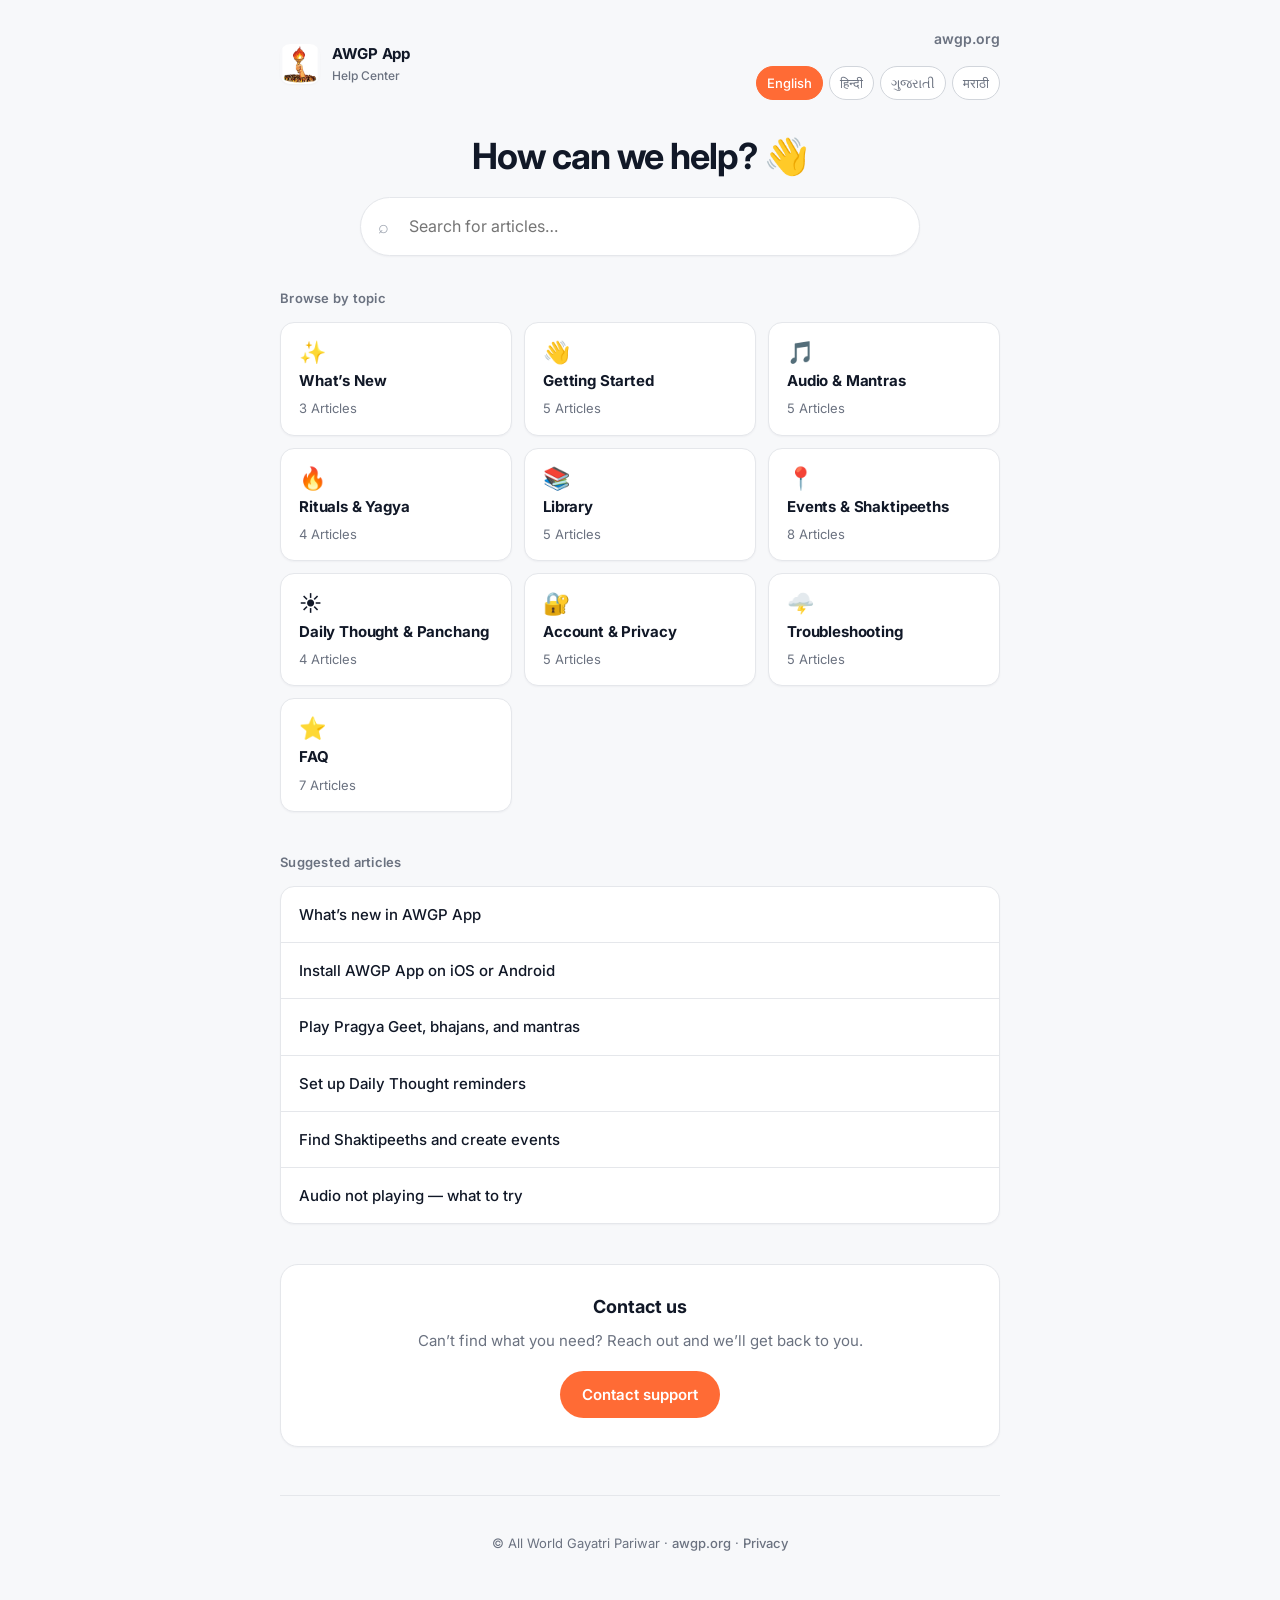
<file: index.html>
<!DOCTYPE html>
<html lang="en" data-base="">
<head>
  <meta charset="utf-8" />
  <script>
    // Keep old GitHub Pages bookmarks, language settings, and shared routes working.
    (function () {
      var prefix = '/awgpapp-help';
      if (location.hostname !== 'devn03215.github.io' ||
          (location.pathname !== prefix && !location.pathname.startsWith(prefix + '/'))) return;
      var suffix = location.pathname.slice(prefix.length).replace(/^\//, '');
      if (suffix === 'index.html') suffix = '';
      var destination = new URL('https://awgp.link');
      destination.pathname = '/help/' + suffix;
      destination.search = location.search;
      destination.hash = location.hash;
      location.replace(destination.href);
    })();
  </script>
  <meta name="viewport" content="width=device-width, initial-scale=1" />
  <meta name="description" content="AWGP App Help Center — guides for audio, rituals, library, Shaktipeeth events, daily thought, and troubleshooting." />
  <title data-i18n="meta.helpTitle">AWGP App Help Center</title>
  <link rel="icon" href="assets/icon.png" type="image/png" />
  <link rel="preconnect" href="https://fonts.googleapis.com" />
  <link rel="preconnect" href="https://fonts.gstatic.com" crossorigin />
  <link href="https://fonts.googleapis.com/css2?family=Inter:wght@400;500;600;700&display=swap" rel="stylesheet" />
  <link rel="stylesheet" href="styles.css" />
</head>
<body>
  <div class="shell">
    <header class="site-header">
      <a class="brand" href="index.html">
        <img src="assets/icon.png" width="40" height="40" alt="AWGP App" />
        <span class="brand-text">
          <span class="brand-name">AWGP App</span>
          <span class="brand-sub" data-i18n="chrome.brandSub">Help Center</span>
        </span>
      </a>
      <div class="header-tools">
        <a class="header-link" href="https://www.awgp.org" rel="noopener">awgp.org</a>
        <div id="lang-switcher" class="lang-switcher" role="group" aria-label="Language"></div>
      </div>
    </header>

    <section class="hero">
      <h1 data-i18n="hub.hero">How can we help? 👋</h1>
      <div class="search-wrap">
        <span class="search-icon" aria-hidden="true">⌕</span>
        <input
          id="help-search"
          class="search-input"
          type="search"
          placeholder="Search for articles…"
          data-i18n-placeholder="hub.searchPlaceholder"
          data-i18n-aria="hub.searchAria"
          autocomplete="off"
          aria-label="Search help articles"
        />
        <div id="search-results" class="search-results" role="listbox"></div>
      </div>
    </section>

    <p class="section-label" data-i18n="chrome.browseByTopic">Browse by topic</p>
    <div id="category-grid" class="category-grid"></div>

    <p class="section-label" data-i18n="chrome.suggestedArticles">Suggested articles</p>
    <div id="suggested-list" class="suggested-list"></div>

    <section class="contact-card">
      <h2 data-i18n="chrome.contactUs">Contact us</h2>
      <p data-i18n="chrome.contactBlurb">Can’t find what you need? Reach out and we’ll get back to you.</p>
      <a class="btn" href="contact.html" data-i18n="chrome.contactSupport">Contact support</a>
    </section>

    <footer class="site-footer">
      <p>
        <span data-i18n="chrome.footerLine">© All World Gayatri Pariwar ·</span>
        <a href="https://www.awgp.org" rel="noopener">awgp.org</a> ·
        <a href="https://awgp.link/privacy-policy.html" rel="noopener" data-i18n="chrome.footerPrivacy">Privacy</a>
      </p>
    </footer>
  </div>

  <script src="js/locales/en.js"></script>
  <script src="js/locales/hi.js"></script>
  <script src="js/locales/gu.js"></script>
  <script src="js/locales/mr.js"></script>
  <script src="js/i18n.js"></script>
  <script src="js/articles.js"></script>
  <script src="js/site.js"></script>
</body>
</html>
</file>
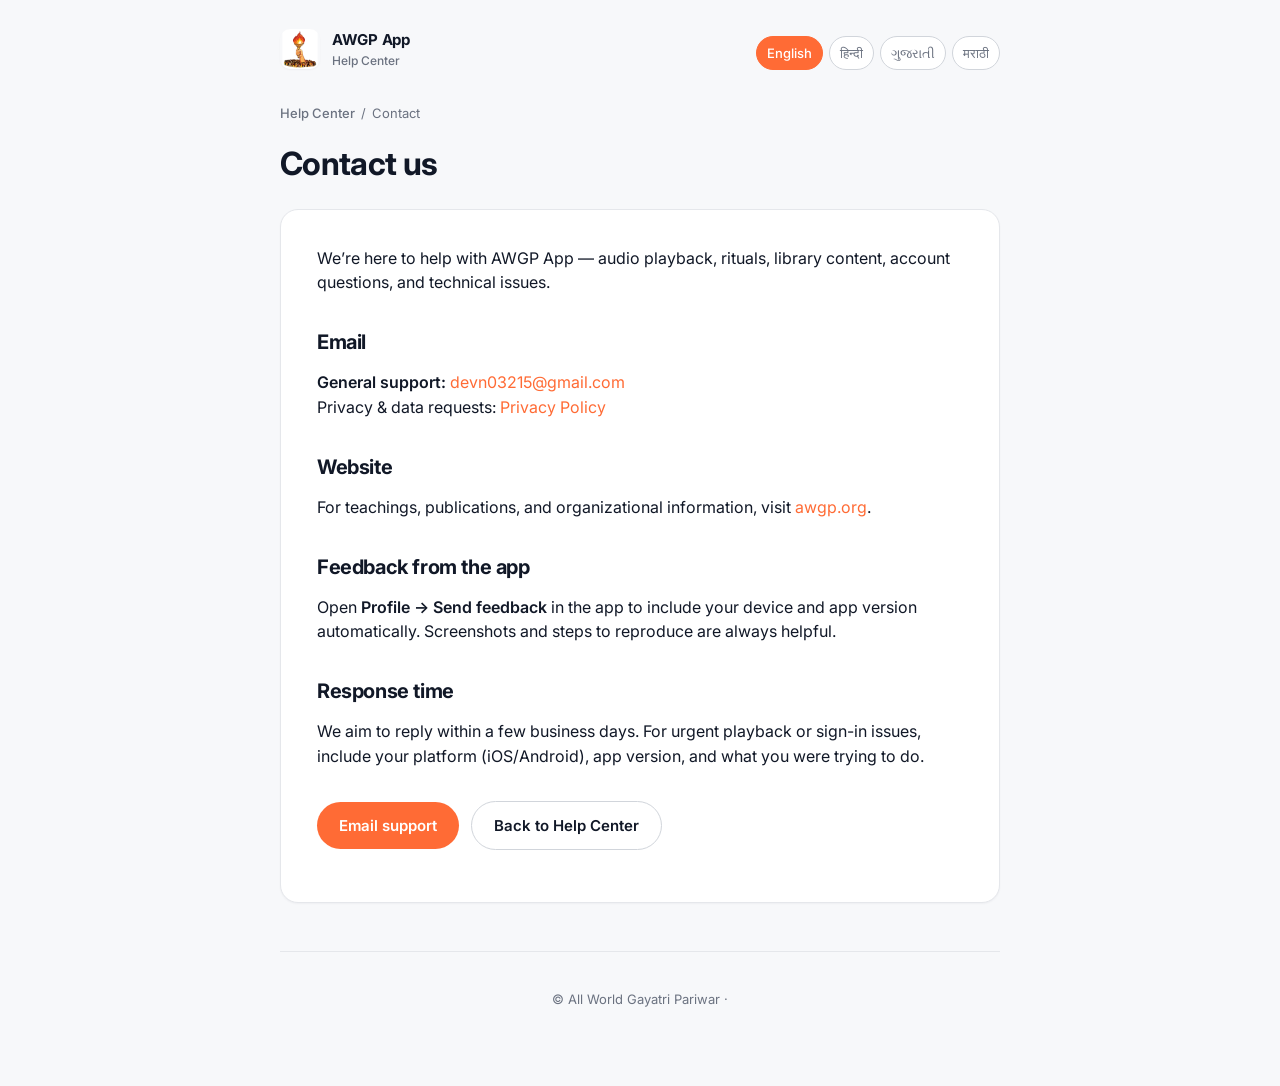
<file: contact.html>
<!DOCTYPE html>
<html lang="en">
<head>
  <meta charset="utf-8" />
  <script>
    // Keep old GitHub Pages bookmarks, language settings, and shared routes working.
    (function () {
      var prefix = '/awgpapp-help';
      if (location.hostname !== 'devn03215.github.io' ||
          (location.pathname !== prefix && !location.pathname.startsWith(prefix + '/'))) return;
      var suffix = location.pathname.slice(prefix.length).replace(/^\//, '');
      if (suffix === 'index.html') suffix = '';
      var destination = new URL('https://awgp.link');
      destination.pathname = '/help/' + suffix;
      destination.search = location.search;
      destination.hash = location.hash;
      location.replace(destination.href);
    })();
  </script>
  <meta name="viewport" content="width=device-width, initial-scale=1" />
  <title data-i18n="meta.contactTitle">Contact — AWGP App Help Center</title>
  <link rel="icon" href="assets/icon.png" type="image/png" />
  <link href="https://fonts.googleapis.com/css2?family=Inter:wght@400;500;600;700&display=swap" rel="stylesheet" />
  <link rel="stylesheet" href="styles.css" />
</head>
<body>
  <div class="shell">
    <header class="site-header">
      <a class="brand" href="index.html">
        <img src="assets/icon.png" width="40" height="40" alt="AWGP App" />
        <span class="brand-text">
          <span class="brand-name">AWGP App</span>
          <span class="brand-sub" data-i18n="chrome.brandSub">Help Center</span>
        </span>
      </a>
      <div id="lang-switcher" class="lang-switcher" role="group" aria-label="Language"></div>
    </header>

    <div class="page-header">
      <nav class="breadcrumb" aria-label="Breadcrumb">
        <a href="index.html" data-i18n="chrome.helpCenter">Help Center</a>
        <span>/</span>
        <span data-i18n="contact.crumb">Contact</span>
      </nav>
      <h1 data-i18n="contact.heading">Contact us</h1>
    </div>

    <div class="article-body">
      <p data-i18n="contact.intro">
        We’re here to help with AWGP App — audio playback, rituals, library content,
        account questions, and technical issues.
      </p>

      <h2 data-i18n="contact.emailHeading">Email</h2>
      <p>
        <strong data-i18n="contact.emailGeneral">General support:</strong>
        <a href="mailto:devn03215@gmail.com">devn03215@gmail.com</a><br />
        <span data-i18n-html="contact.emailPrivacyHtml">Privacy &amp; data requests:
        <a href="https://awgp.link/privacy-policy.html" rel="noopener">Privacy Policy</a></span>
      </p>

      <h2 data-i18n="contact.websiteHeading">Website</h2>
      <p data-i18n-html="contact.websiteBodyHtml">
        For teachings, publications, and organizational information, visit
        <a href="https://www.awgp.org" rel="noopener">awgp.org</a>.
      </p>

      <h2 data-i18n="contact.feedbackHeading">Feedback from the app</h2>
      <p data-i18n-html="contact.feedbackBodyHtml">
        Open <strong>Profile → Send feedback</strong> in the app to include your device and app
        version automatically. Screenshots and steps to reproduce are always helpful.
      </p>

      <h2 data-i18n="contact.responseHeading">Response time</h2>
      <p data-i18n="contact.responseBody">
        We aim to reply within a few business days. For urgent playback or sign-in issues, include
        your platform (iOS/Android), app version, and what you were trying to do.
      </p>

      <p style="margin-top: 2rem;">
        <a class="btn" href="mailto:devn03215@gmail.com" data-i18n="contact.emailSupport">Email support</a>
        &nbsp;
        <a class="btn btn-secondary" href="index.html" data-i18n="contact.backBtn">Back to Help Center</a>
      </p>
    </div>

    <footer class="site-footer">
      <p data-i18n="chrome.footerLine">© All World Gayatri Pariwar</p>
    </footer>
  </div>

  <script src="js/locales/en.js"></script>
  <script src="js/locales/hi.js"></script>
  <script src="js/locales/gu.js"></script>
  <script src="js/locales/mr.js"></script>
  <script src="js/i18n.js"></script>
</body>
</html>
</file>
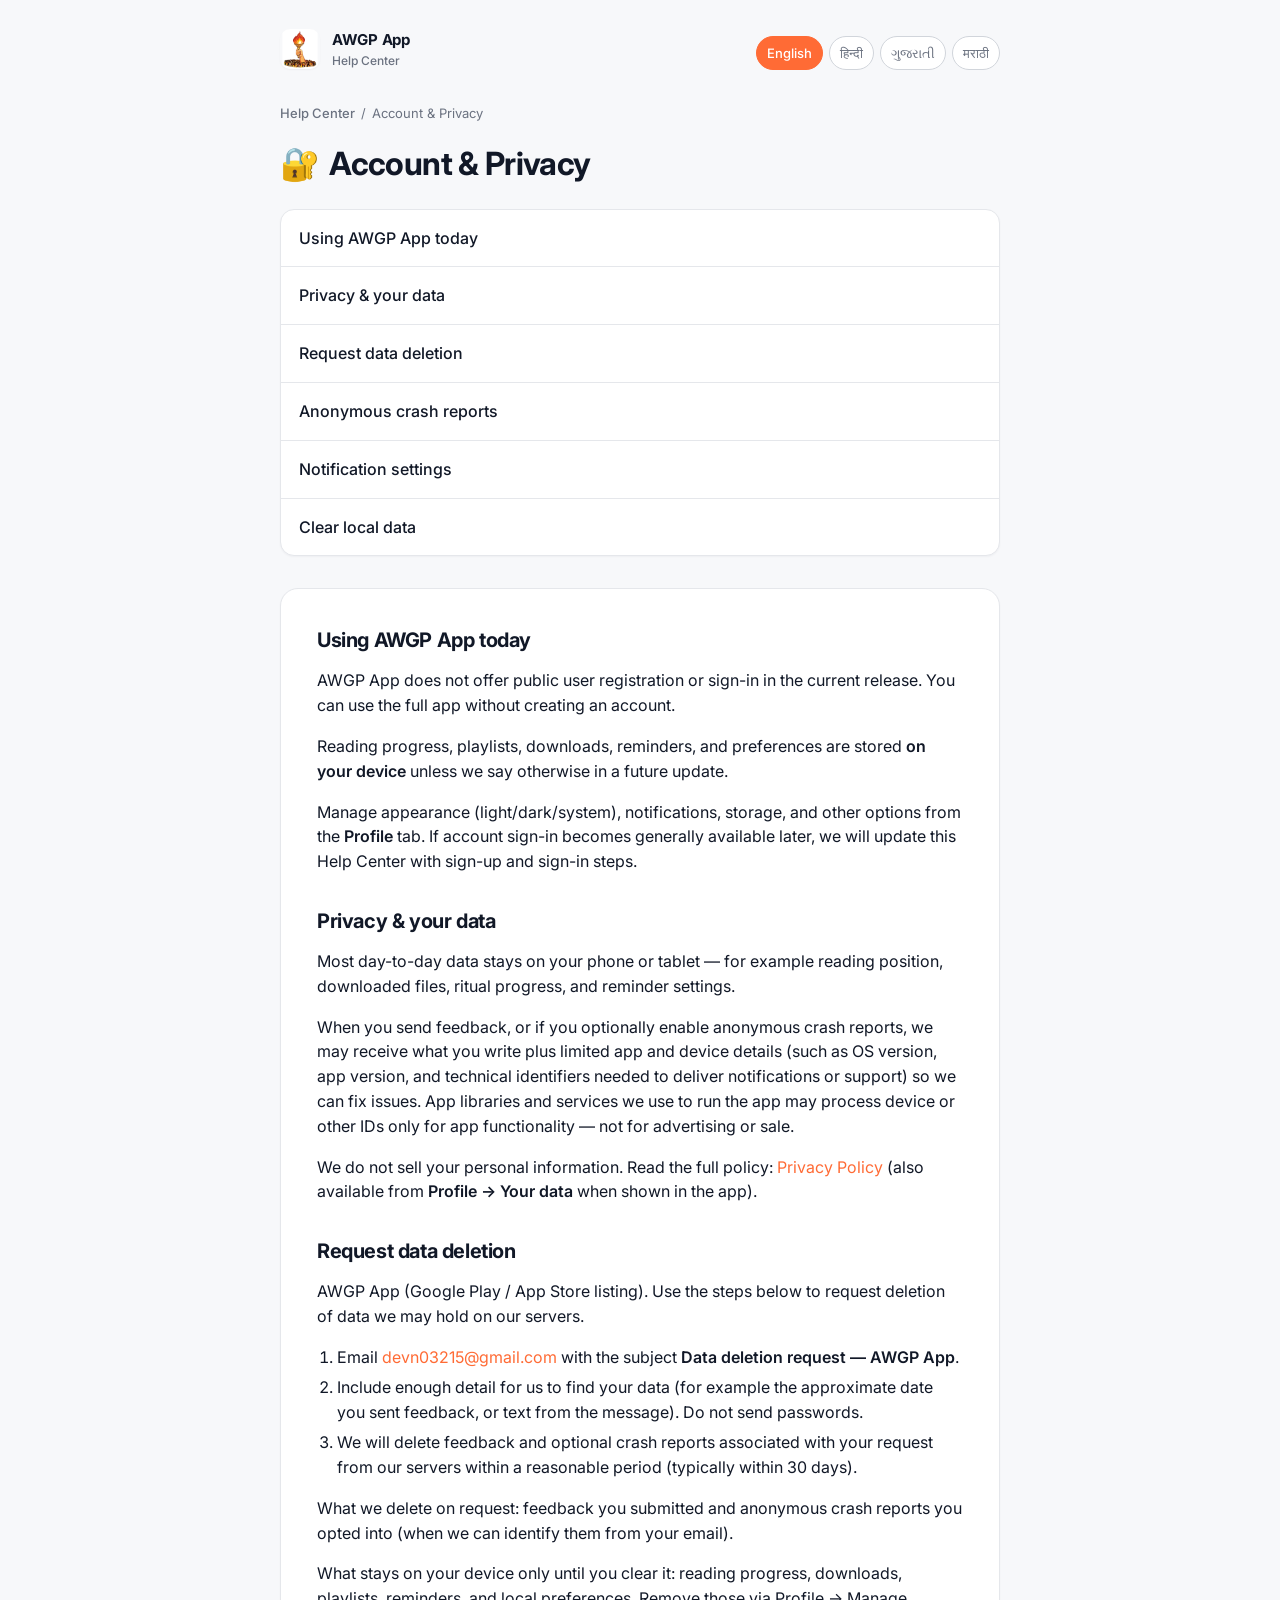
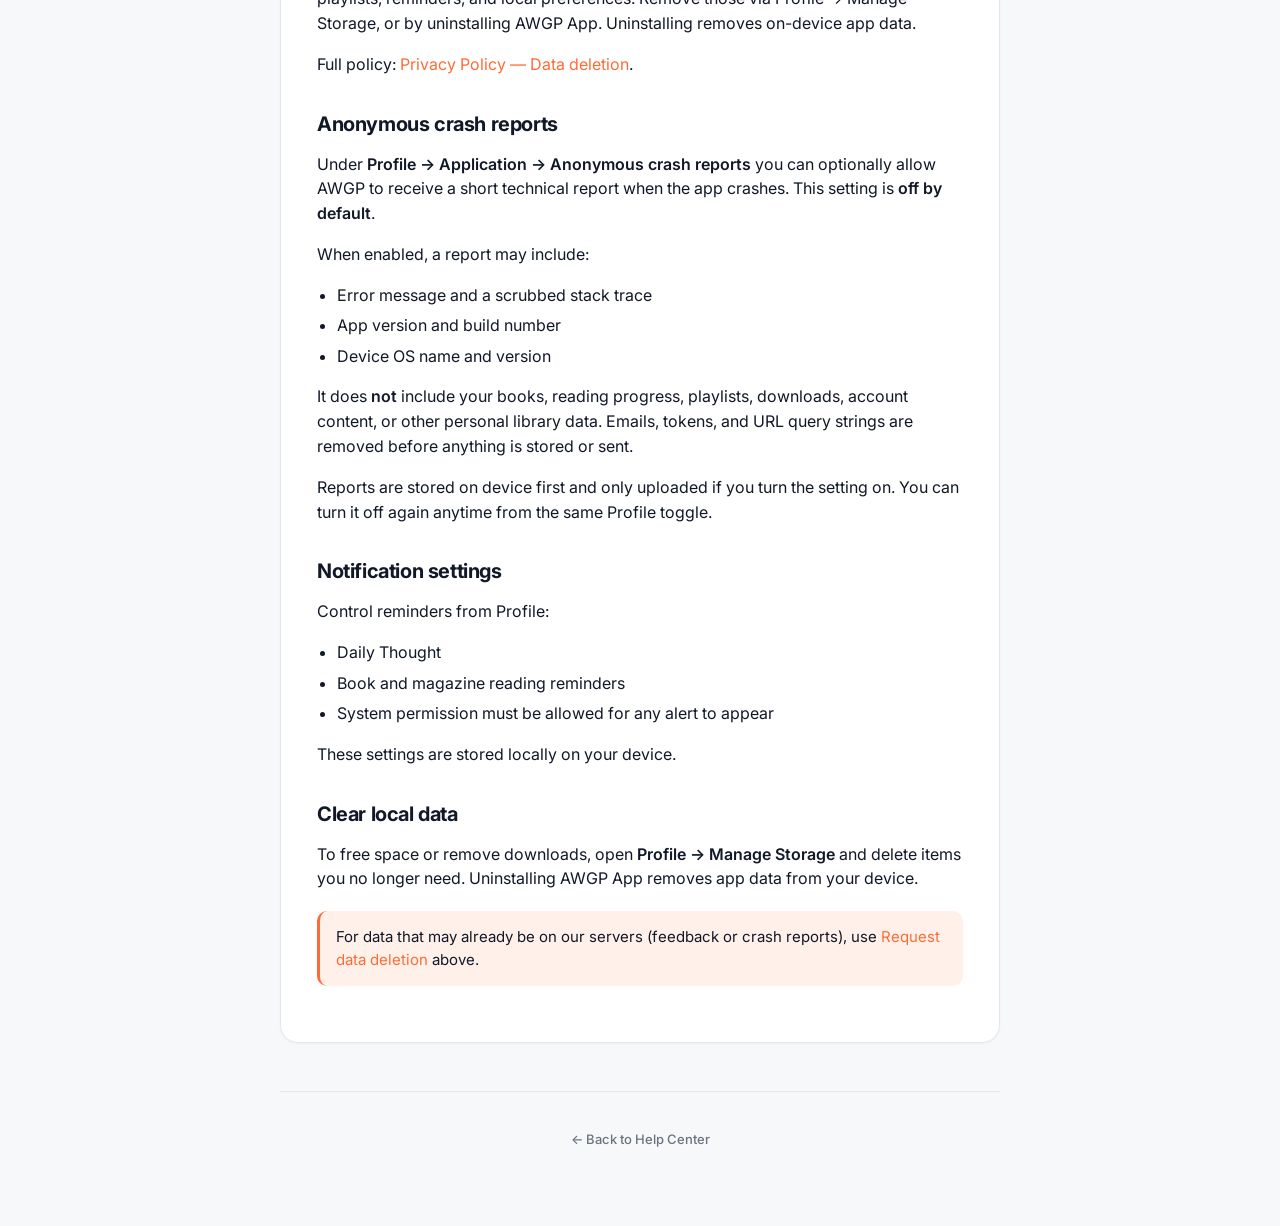
<file: pages/account-privacy.html>
<!DOCTYPE html>
<html lang="en">
<head>
  <meta charset="utf-8" />
  <script>
    // Keep old GitHub Pages bookmarks, language settings, and shared routes working.
    (function () {
      var prefix = '/awgpapp-help';
      if (location.hostname !== 'devn03215.github.io' ||
          (location.pathname !== prefix && !location.pathname.startsWith(prefix + '/'))) return;
      var suffix = location.pathname.slice(prefix.length).replace(/^\//, '');
      if (suffix === 'index.html') suffix = '';
      var destination = new URL('https://awgp.link');
      destination.pathname = '/help/' + suffix;
      destination.search = location.search;
      destination.hash = location.hash;
      location.replace(destination.href);
    })();
  </script>
  <meta name="viewport" content="width=device-width, initial-scale=1" />
  <title data-i18n="meta.accountTitle">Account & Privacy — AWGP App Help Center</title>
  <link rel="icon" href="../assets/icon.png" type="image/png" />
  <link href="https://fonts.googleapis.com/css2?family=Inter:wght@400;500;600;700&display=swap" rel="stylesheet" />
  <link rel="stylesheet" href="../styles.css" />
</head>
<body>
  <div class="shell">
    <header class="site-header">
      <a class="brand" href="../index.html">
        <img src="../assets/icon.png" width="40" height="40" alt="AWGP App" />
        <span class="brand-text">
          <span class="brand-name">AWGP App</span>
          <span class="brand-sub" data-i18n="chrome.brandSub">Help Center</span>
        </span>
      </a>
      <div id="lang-switcher" class="lang-switcher" role="group" aria-label="Language"></div>
    </header>

    <div class="page-header">
      <nav class="breadcrumb" aria-label="Breadcrumb">
        <a href="../index.html" data-i18n="chrome.helpCenter">Help Center</a>
        <span>/</span>
        <span data-i18n="account.crumb">Account &amp; Privacy</span>
      </nav>
      <h1><span aria-hidden="true">🔐</span> <span data-i18n="account.heading">Account &amp; Privacy</span></h1>
    </div>

    <nav class="article-list" aria-label="Articles in this category">
      <a href="#using-the-app" data-i18n="account.toc.usingApp">Using AWGP App today</a>
      <a href="#privacy" data-i18n="account.toc.privacy">Privacy &amp; your data</a>
      <a href="#delete-data" data-i18n="account.toc.deleteData">Request data deletion</a>
      <a href="#crash-reports" data-i18n="account.toc.crashReports">Anonymous crash reports</a>
      <a href="#notifications" data-i18n="account.toc.notifications">Notification settings</a>
      <a href="#local-data" data-i18n="account.toc.localData">Clear local data</a>
    </nav>

    <article class="article-body">
      <h2 id="using-the-app" data-i18n="account.usingApp.title">Using AWGP App today</h2>
      <p data-i18n="account.usingApp.p1">
        AWGP App does not offer public user registration or sign-in in the current release. You can
        use the full app without creating an account.
      </p>
      <p data-i18n-html="account.usingApp.p2Html">
        Reading progress, playlists, downloads, reminders, and preferences are stored
        <strong>on your device</strong> unless we say otherwise in a future update.
      </p>
      <p data-i18n-html="account.usingApp.p3Html">
        Manage appearance (light/dark/system), notifications, storage, and other options from
        the <strong>Profile</strong> tab. If account sign-in becomes generally available later, we
        will update this Help Center with sign-up and sign-in steps.
      </p>

      <h2 id="privacy" data-i18n="account.privacy.title">Privacy &amp; your data</h2>
      <p data-i18n="account.privacy.p1">
        Most day-to-day data stays on your phone or tablet — for example reading position,
        downloaded files, ritual progress, and reminder settings.
      </p>
      <p data-i18n="account.privacy.p2">
        When you send feedback, or if you optionally enable anonymous crash reports, we may receive
        what you write plus limited app and device details (such as OS version, app version, and
        technical identifiers needed to deliver notifications or support) so we can fix issues.
        App libraries and services we use to run the app may process device or other IDs only for
        app functionality — not for advertising or sale.
      </p>
      <p data-i18n-html="account.privacy.p3Html">
        We do not sell your personal information. Read the full policy:
        <a href="https://awgp.link/privacy-policy.html" rel="noopener">Privacy Policy</a>
        (also available from <strong>Profile → Your data</strong> when shown in the app).
      </p>

      <h2 id="delete-data" data-i18n="account.deleteData.title">Request data deletion</h2>
      <p data-i18n="account.deleteData.intro">
        AWGP App (Google Play / App Store listing). Use the steps below to request deletion of
        data we may hold on our servers.
      </p>
      <ol>
        <li data-i18n-html="account.deleteData.step1Html">
          Email <a href="mailto:devn03215@gmail.com">devn03215@gmail.com</a> with the subject
          <strong>Data deletion request — AWGP App</strong>.
        </li>
        <li data-i18n="account.deleteData.step2">
          Include enough detail for us to find your data (for example the approximate date you
          sent feedback, or text from the message). Do not send passwords.
        </li>
        <li data-i18n="account.deleteData.step3">
          We will delete feedback and optional crash reports associated with your request from our
          servers within a reasonable period (typically within 30 days).
        </li>
      </ol>
      <p data-i18n="account.deleteData.kept">
        What we delete on request: feedback you submitted and anonymous crash reports you opted
        into (when we can identify them from your email).
      </p>
      <p data-i18n="account.deleteData.onDevice">
        What stays on your device only until you clear it: reading progress, downloads, playlists,
        reminders, and local preferences. Remove those via Profile → Manage Storage, or by
        uninstalling AWGP App. Uninstalling removes on-device app data.
      </p>
      <p data-i18n-html="account.deleteData.policyHtml">
        Full policy:
        <a href="https://awgp.link/privacy-policy.html#data-deletion" rel="noopener">Privacy Policy — Data deletion</a>.
      </p>

      <h2 id="crash-reports" data-i18n="account.crashReports.title">Anonymous crash reports</h2>
      <p data-i18n-html="account.crashReports.p1Html">
        Under <strong>Profile → Application → Anonymous crash reports</strong> you can optionally
        allow AWGP to receive a short technical report when the app crashes. This setting is
        <strong>off by default</strong>.
      </p>
      <p data-i18n="account.crashReports.p2">When enabled, a report may include:</p>
      <ul>
        <li data-i18n="account.crashReports.li1">Error message and a scrubbed stack trace</li>
        <li data-i18n="account.crashReports.li2">App version and build number</li>
        <li data-i18n="account.crashReports.li3">Device OS name and version</li>
      </ul>
      <p data-i18n-html="account.crashReports.p3Html">
        It does <strong>not</strong> include your books, reading progress, playlists, downloads,
        account content, or other personal library data. Emails, tokens, and URL query strings are
        removed before anything is stored or sent.
      </p>
      <p data-i18n="account.crashReports.p4">
        Reports are stored on device first and only uploaded if you turn the setting on. You can
        turn it off again anytime from the same Profile toggle.
      </p>

      <h2 id="notifications" data-i18n="account.notifications.title">Notification settings</h2>
      <p data-i18n="account.notifications.p1">Control reminders from Profile:</p>
      <ul>
        <li data-i18n="account.notifications.li1">Daily Thought</li>
        <li data-i18n="account.notifications.li2">Book and magazine reading reminders</li>
        <li data-i18n="account.notifications.li3">System permission must be allowed for any alert to appear</li>
      </ul>
      <p data-i18n="account.notifications.p2">These settings are stored locally on your device.</p>

      <h2 id="local-data" data-i18n="account.localData.title">Clear local data</h2>
      <p data-i18n-html="account.localData.p1Html">
        To free space or remove downloads, open <strong>Profile → Manage Storage</strong> and
        delete items you no longer need. Uninstalling AWGP App removes app data from your device.
      </p>
      <div class="tip" data-i18n-html="account.localData.tipHtml">
        For data that may already be on our servers (feedback or crash reports), use
        <a href="#delete-data">Request data deletion</a> above.
      </div>
    </article>

    <footer class="site-footer">
      <p><a href="../index.html" data-i18n="chrome.backToHelp">← Back to Help Center</a></p>
    </footer>
  </div>

  <script src="../js/locales/en.js"></script>
  <script src="../js/locales/hi.js"></script>
  <script src="../js/locales/gu.js"></script>
  <script src="../js/locales/mr.js"></script>
  <script src="../js/i18n.js"></script>
</body>
</html>
</file>
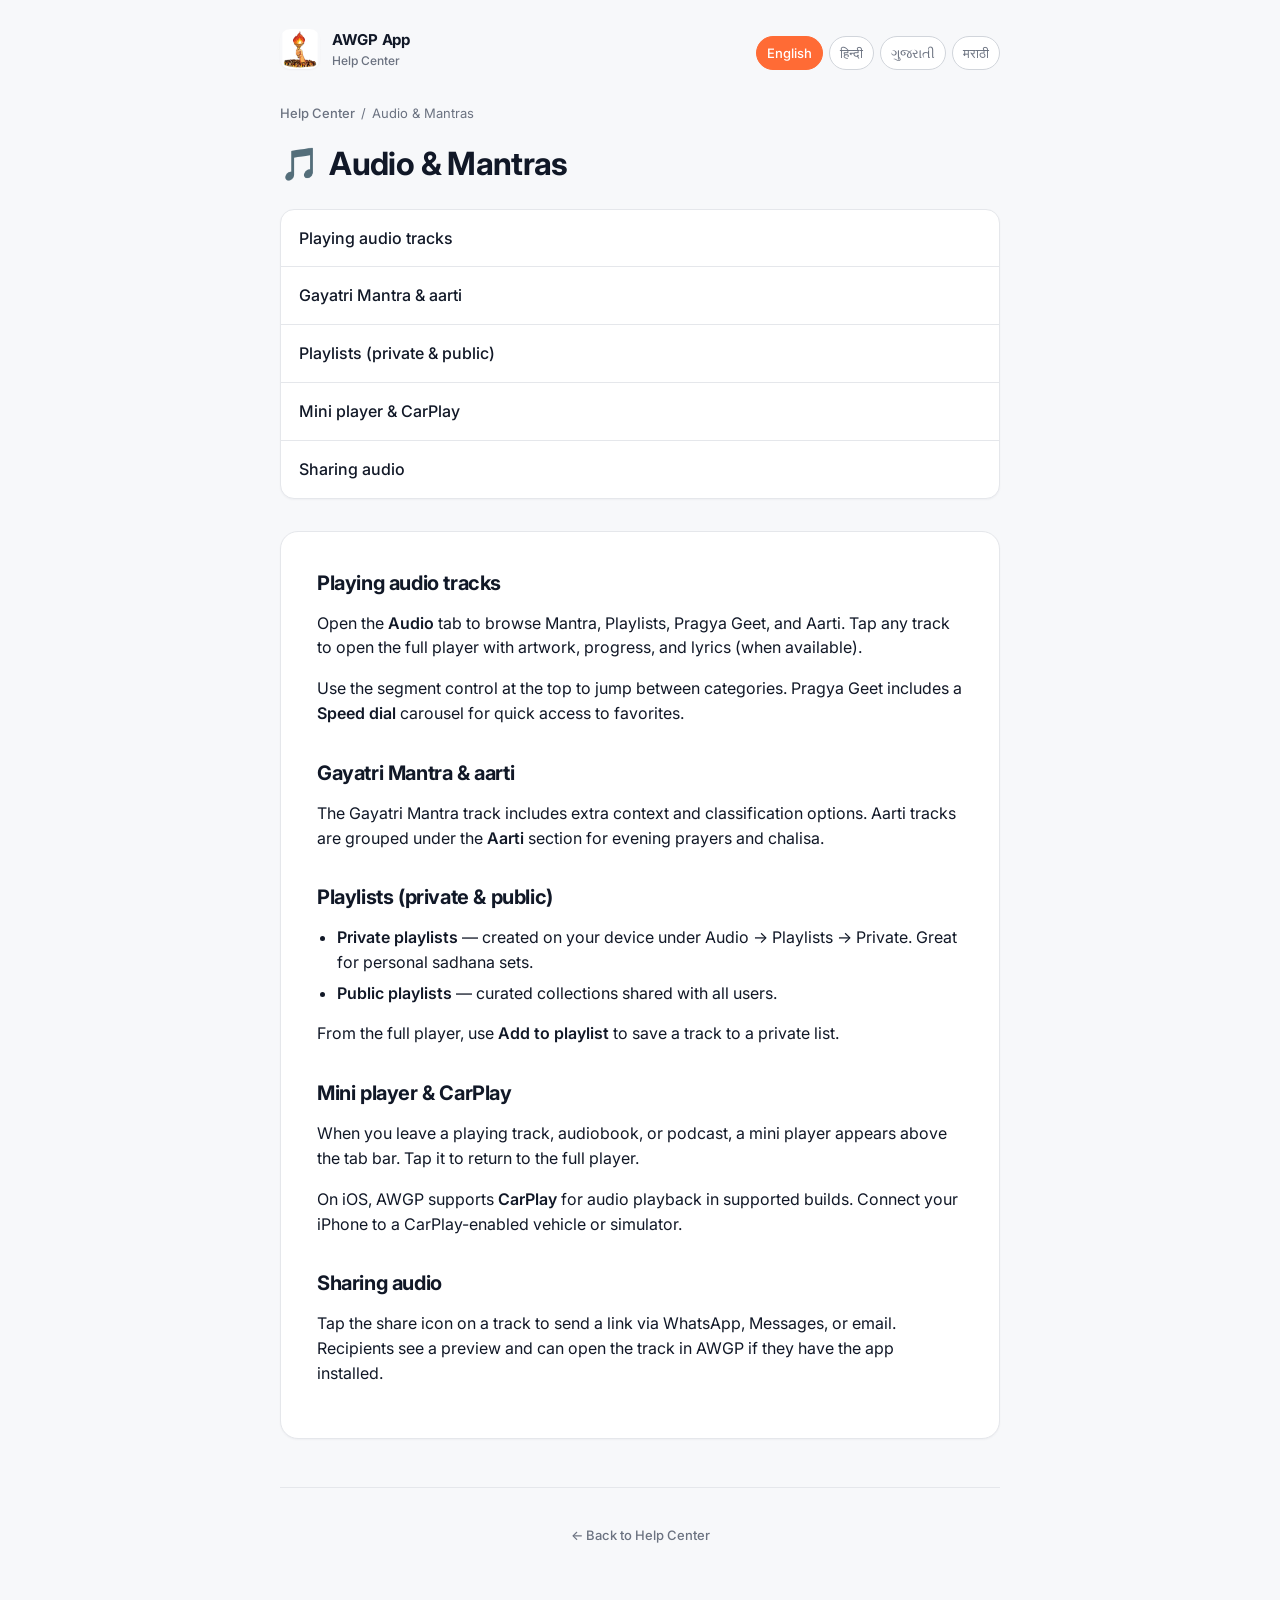
<file: pages/audio.html>
<!DOCTYPE html>
<html lang="en">
<head>
  <meta charset="utf-8" />
  <script>
    // Keep old GitHub Pages bookmarks, language settings, and shared routes working.
    (function () {
      var prefix = '/awgpapp-help';
      if (location.hostname !== 'devn03215.github.io' ||
          (location.pathname !== prefix && !location.pathname.startsWith(prefix + '/'))) return;
      var suffix = location.pathname.slice(prefix.length).replace(/^\//, '');
      if (suffix === 'index.html') suffix = '';
      var destination = new URL('https://awgp.link');
      destination.pathname = '/help/' + suffix;
      destination.search = location.search;
      destination.hash = location.hash;
      location.replace(destination.href);
    })();
  </script>
  <meta name="viewport" content="width=device-width, initial-scale=1" />
  <title data-i18n="meta.audioTitle">Audio & Mantras — AWGP App Help Center</title>
  <link rel="icon" href="../assets/icon.png" type="image/png" />
  <link href="https://fonts.googleapis.com/css2?family=Inter:wght@400;500;600;700&display=swap" rel="stylesheet" />
  <link rel="stylesheet" href="../styles.css" />
</head>
<body>
  <div class="shell">
    <header class="site-header">
      <a class="brand" href="../index.html">
        <img src="../assets/icon.png" width="40" height="40" alt="AWGP App" />
        <span class="brand-text">
          <span class="brand-name">AWGP App</span>
          <span class="brand-sub" data-i18n="chrome.brandSub">Help Center</span>
        </span>
      </a>
      <div id="lang-switcher" class="lang-switcher" role="group" aria-label="Language"></div>
    </header>

    <div class="page-header">
      <nav class="breadcrumb" aria-label="Breadcrumb">
        <a href="../index.html" data-i18n="chrome.helpCenter">Help Center</a>
        <span>/</span>
        <span data-i18n="audio.crumb">Audio &amp; Mantras</span>
      </nav>
      <h1><span aria-hidden="true">🎵</span> <span data-i18n="audio.heading">Audio &amp; Mantras</span></h1>
    </div>

    <nav class="article-list" aria-label="Articles in this category">
      <a href="#play-tracks" data-i18n="audio.toc.playTracks">Playing audio tracks</a>
      <a href="#gayatri" data-i18n="audio.toc.gayatri">Gayatri Mantra &amp; aarti</a>
      <a href="#playlists" data-i18n="audio.toc.playlists">Playlists (private &amp; public)</a>
      <a href="#mini-player" data-i18n="audio.toc.miniPlayer">Mini player &amp; CarPlay</a>
      <a href="#sharing" data-i18n="audio.toc.sharing">Sharing audio</a>
    </nav>

    <article class="article-body">
      <h2 id="play-tracks" data-i18n="audio.playTracks.title">Playing audio tracks</h2>
      <p data-i18n-html="audio.playTracks.p1Html">
        Open the <strong>Audio</strong> tab to browse Mantra, Playlists, Pragya Geet, and Aarti.
        Tap any track to open the full player with artwork, progress, and lyrics (when available).
      </p>
      <p data-i18n-html="audio.playTracks.p2Html">
        Use the segment control at the top to jump between categories. Pragya Geet includes a
        <strong>Speed dial</strong> carousel for quick access to favorites.
      </p>

      <h2 id="gayatri" data-i18n="audio.gayatri.title">Gayatri Mantra &amp; aarti</h2>
      <p data-i18n-html="audio.gayatri.bodyHtml">
        The Gayatri Mantra track includes extra context and classification options. Aarti tracks
        are grouped under the <strong>Aarti</strong> section for evening prayers and chalisa.
      </p>

      <h2 id="playlists" data-i18n="audio.playlists.title">Playlists (private &amp; public)</h2>
      <ul>
        <li data-i18n-html="audio.playlists.liPrivateHtml"><strong>Private playlists</strong> — created on your device under Audio → Playlists → Private. Great for personal sadhana sets.</li>
        <li data-i18n-html="audio.playlists.liPublicHtml"><strong>Public playlists</strong> — curated collections shared with all users.</li>
      </ul>
      <p data-i18n-html="audio.playlists.p1Html">From the full player, use <strong>Add to playlist</strong> to save a track to a private list.</p>

      <h2 id="mini-player" data-i18n="audio.miniPlayer.title">Mini player &amp; CarPlay</h2>
      <p data-i18n="audio.miniPlayer.p1">
        When you leave a playing track, audiobook, or podcast, a mini player appears above the
        tab bar. Tap it to return to the full player.
      </p>
      <p data-i18n-html="audio.miniPlayer.p2Html">
        On iOS, AWGP supports <strong>CarPlay</strong> for audio playback in supported builds.
        Connect your iPhone to a CarPlay-enabled vehicle or simulator.
      </p>

      <h2 id="sharing" data-i18n="audio.sharing.title">Sharing audio</h2>
      <p data-i18n="audio.sharing.body">
        Tap the share icon on a track to send a link via WhatsApp, Messages, or email. Recipients
        see a preview and can open the track in AWGP if they have the app installed.
      </p>
    </article>

    <footer class="site-footer">
      <p><a href="../index.html" data-i18n="chrome.backToHelp">← Back to Help Center</a></p>
    </footer>
  </div>

  <script src="../js/locales/en.js"></script>
  <script src="../js/locales/hi.js"></script>
  <script src="../js/locales/gu.js"></script>
  <script src="../js/locales/mr.js"></script>
  <script src="../js/i18n.js"></script>
</body>
</html>
</file>
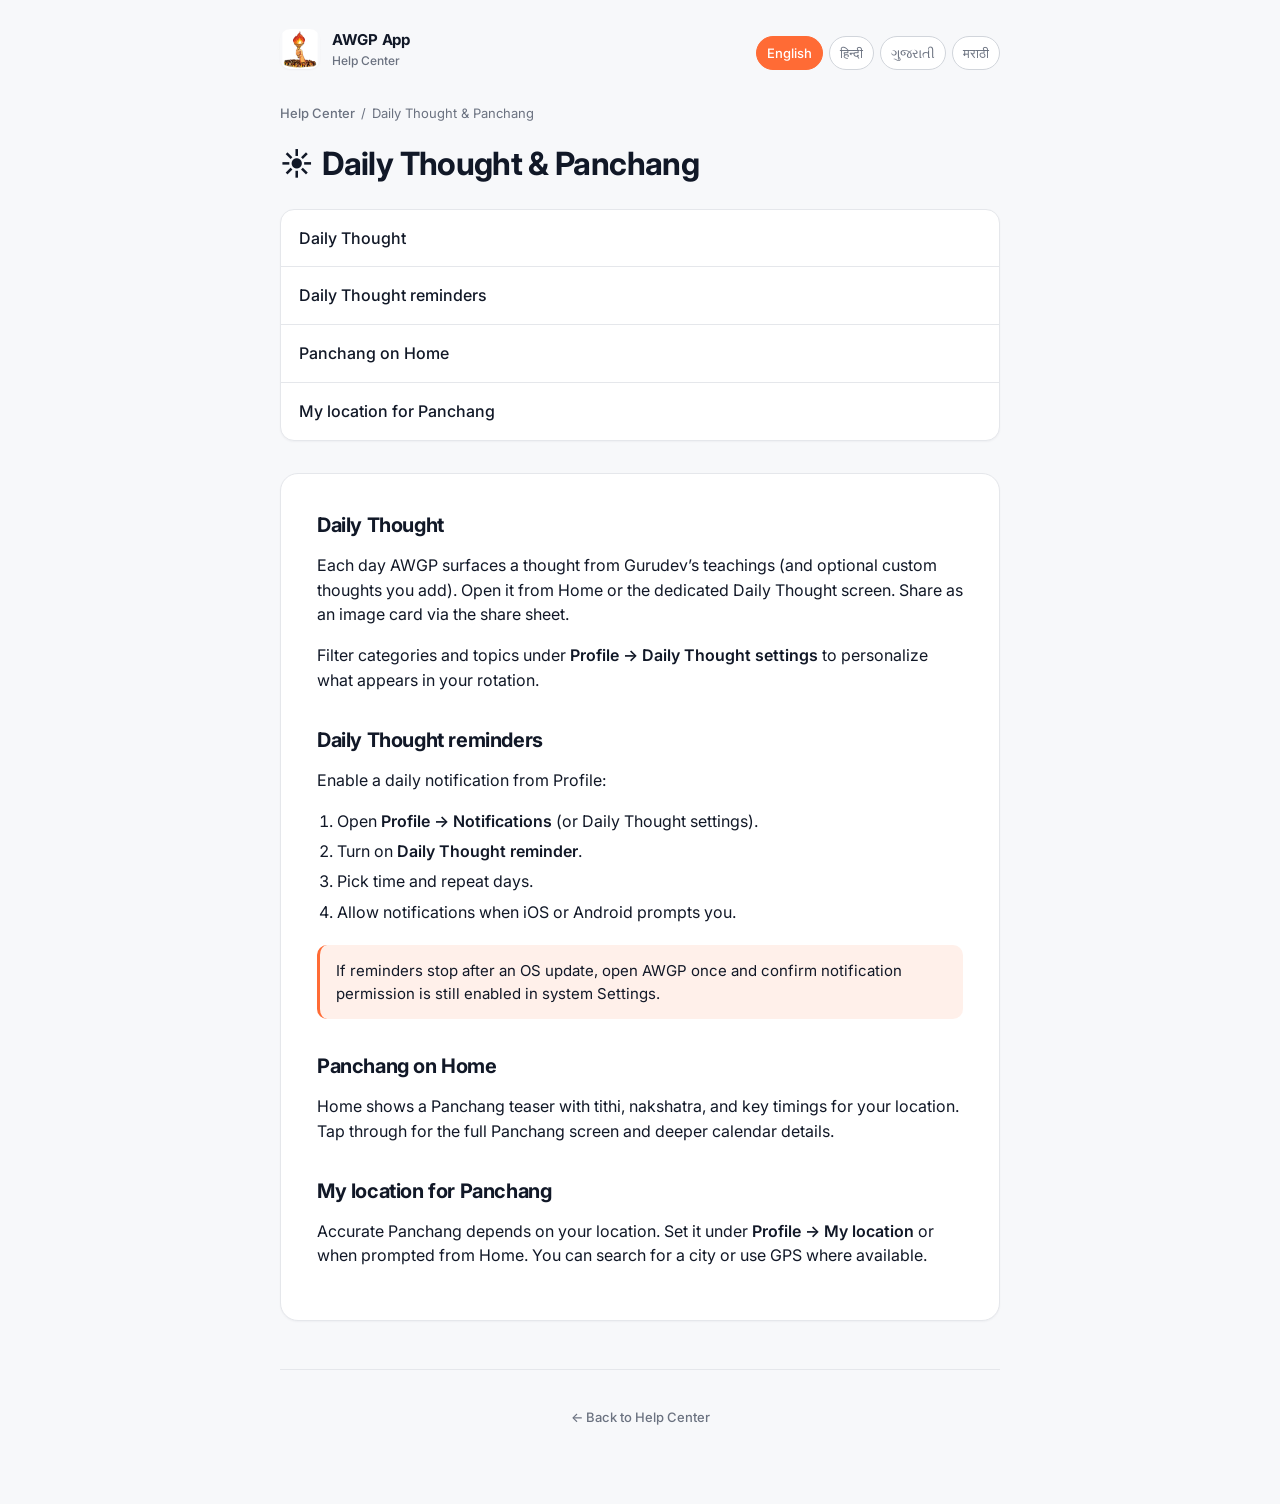
<file: pages/daily-thought.html>
<!DOCTYPE html>
<html lang="en">
<head>
  <meta charset="utf-8" />
  <script>
    // Keep old GitHub Pages bookmarks, language settings, and shared routes working.
    (function () {
      var prefix = '/awgpapp-help';
      if (location.hostname !== 'devn03215.github.io' ||
          (location.pathname !== prefix && !location.pathname.startsWith(prefix + '/'))) return;
      var suffix = location.pathname.slice(prefix.length).replace(/^\//, '');
      if (suffix === 'index.html') suffix = '';
      var destination = new URL('https://awgp.link');
      destination.pathname = '/help/' + suffix;
      destination.search = location.search;
      destination.hash = location.hash;
      location.replace(destination.href);
    })();
  </script>
  <meta name="viewport" content="width=device-width, initial-scale=1" />
  <title data-i18n="meta.dailyThoughtTitle">Daily Thought & Panchang — AWGP App Help Center</title>
  <link rel="icon" href="../assets/icon.png" type="image/png" />
  <link href="https://fonts.googleapis.com/css2?family=Inter:wght@400;500;600;700&display=swap" rel="stylesheet" />
  <link rel="stylesheet" href="../styles.css" />
</head>
<body>
  <div class="shell">
    <header class="site-header">
      <a class="brand" href="../index.html">
        <img src="../assets/icon.png" width="40" height="40" alt="AWGP App" />
        <span class="brand-text">
          <span class="brand-name">AWGP App</span>
          <span class="brand-sub" data-i18n="chrome.brandSub">Help Center</span>
        </span>
      </a>
      <div id="lang-switcher" class="lang-switcher" role="group" aria-label="Language"></div>
    </header>

    <div class="page-header">
      <nav class="breadcrumb" aria-label="Breadcrumb">
        <a href="../index.html" data-i18n="chrome.helpCenter">Help Center</a>
        <span>/</span>
        <span data-i18n="dailyThought.crumb">Daily Thought &amp; Panchang</span>
      </nav>
      <h1><span aria-hidden="true">☀️</span> <span data-i18n="dailyThought.heading">Daily Thought &amp; Panchang</span></h1>
    </div>

    <nav class="article-list" aria-label="Articles in this category">
      <a href="#daily-thought" data-i18n="dailyThought.toc.dailyThought">Daily Thought</a>
      <a href="#reminders" data-i18n="dailyThought.toc.reminders">Daily Thought reminders</a>
      <a href="#panchang" data-i18n="dailyThought.toc.panchang">Panchang on Home</a>
      <a href="#location" data-i18n="dailyThought.toc.location">My location for Panchang</a>
    </nav>

    <article class="article-body">
      <h2 id="daily-thought" data-i18n="dailyThought.dailyThought.title">Daily Thought</h2>
      <p data-i18n="dailyThought.dailyThought.p1">
        Each day AWGP surfaces a thought from Gurudev’s teachings (and optional custom thoughts you
        add). Open it from Home or the dedicated Daily Thought screen. Share as an image card via
        the share sheet.
      </p>
      <p data-i18n-html="dailyThought.dailyThought.p2Html">
        Filter categories and topics under <strong>Profile → Daily Thought settings</strong> to
        personalize what appears in your rotation.
      </p>

      <h2 id="reminders" data-i18n="dailyThought.reminders.title">Daily Thought reminders</h2>
      <p data-i18n="dailyThought.reminders.p1">Enable a daily notification from Profile:</p>
      <ol>
        <li data-i18n-html="dailyThought.reminders.li1Html">Open <strong>Profile → Notifications</strong> (or Daily Thought settings).</li>
        <li data-i18n-html="dailyThought.reminders.li2Html">Turn on <strong>Daily Thought reminder</strong>.</li>
        <li data-i18n="dailyThought.reminders.li3">Pick time and repeat days.</li>
        <li data-i18n="dailyThought.reminders.li4">Allow notifications when iOS or Android prompts you.</li>
      </ol>
      <div class="tip" data-i18n="dailyThought.reminders.tip">
        If reminders stop after an OS update, open AWGP once and confirm notification permission
        is still enabled in system Settings.
      </div>

      <h2 id="panchang" data-i18n="dailyThought.panchang.title">Panchang on Home</h2>
      <p data-i18n="dailyThought.panchang.body">
        Home shows a Panchang teaser with tithi, nakshatra, and key timings for your location.
        Tap through for the full Panchang screen and deeper calendar details.
      </p>

      <h2 id="location" data-i18n="dailyThought.location.title">My location for Panchang</h2>
      <p data-i18n-html="dailyThought.location.bodyHtml">
        Accurate Panchang depends on your location. Set it under <strong>Profile → My location</strong>
        or when prompted from Home. You can search for a city or use GPS where available.
      </p>
    </article>

    <footer class="site-footer">
      <p><a href="../index.html" data-i18n="chrome.backToHelp">← Back to Help Center</a></p>
    </footer>
  </div>

  <script src="../js/locales/en.js"></script>
  <script src="../js/locales/hi.js"></script>
  <script src="../js/locales/gu.js"></script>
  <script src="../js/locales/mr.js"></script>
  <script src="../js/i18n.js"></script>
</body>
</html>
</file>
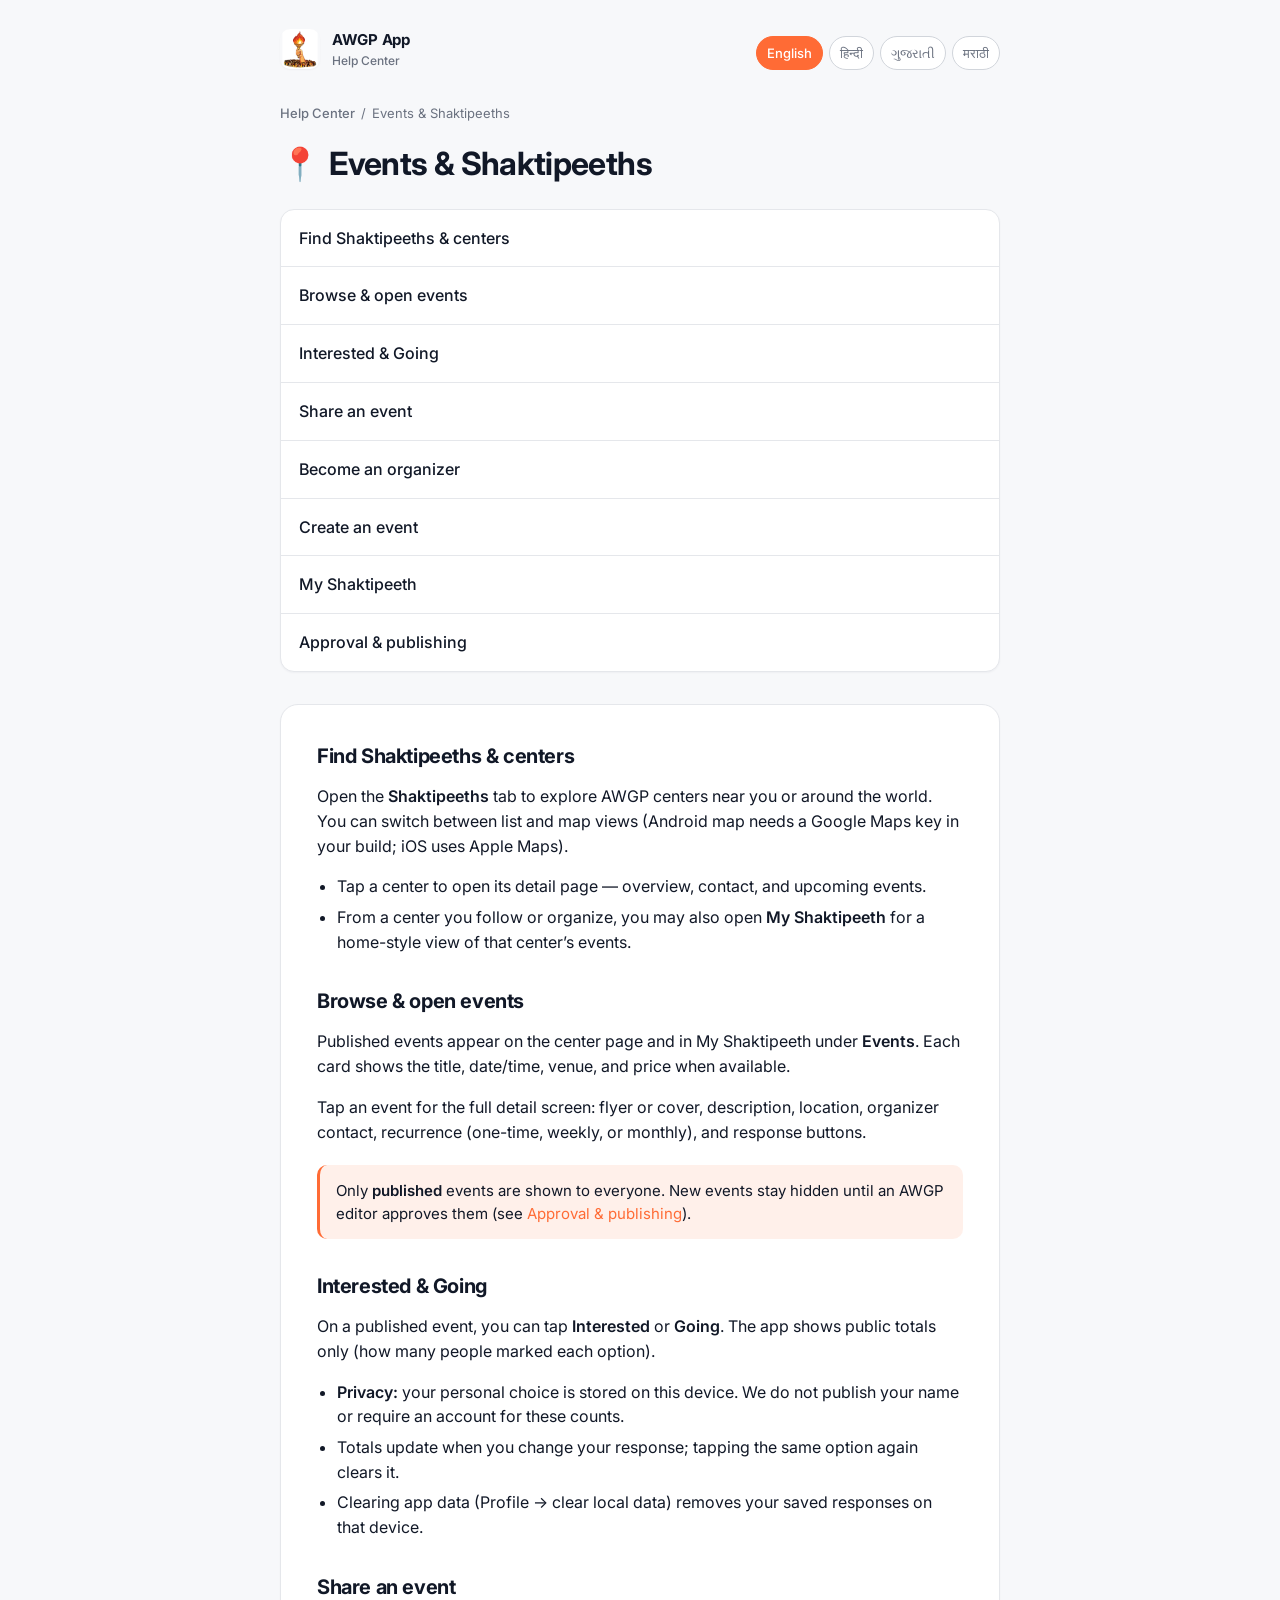
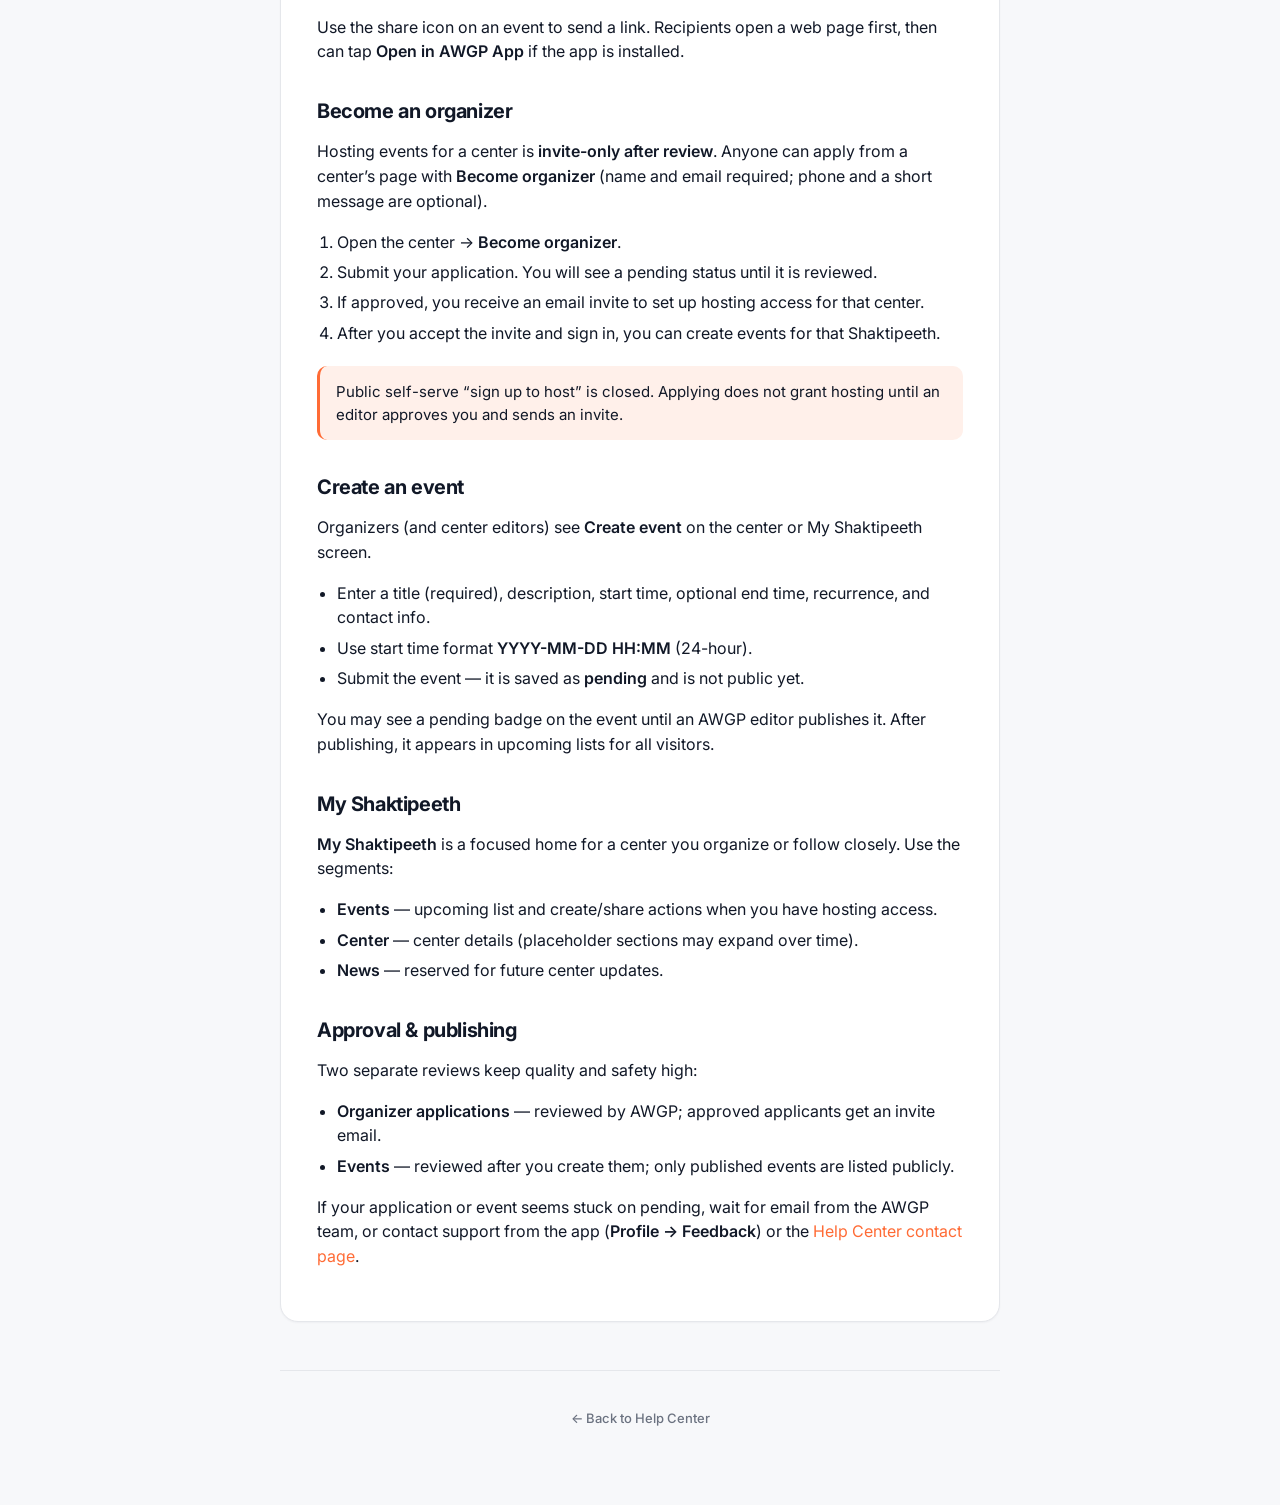
<file: pages/events-shaktipeeth.html>
<!DOCTYPE html>
<html lang="en">
<head>
  <meta charset="utf-8" />
  <script>
    // Keep old GitHub Pages bookmarks, language settings, and shared routes working.
    (function () {
      var prefix = '/awgpapp-help';
      if (location.hostname !== 'devn03215.github.io' ||
          (location.pathname !== prefix && !location.pathname.startsWith(prefix + '/'))) return;
      var suffix = location.pathname.slice(prefix.length).replace(/^\//, '');
      if (suffix === 'index.html') suffix = '';
      var destination = new URL('https://awgp.link');
      destination.pathname = '/help/' + suffix;
      destination.search = location.search;
      destination.hash = location.hash;
      location.replace(destination.href);
    })();
  </script>
  <meta name="viewport" content="width=device-width, initial-scale=1" />
  <title data-i18n="meta.eventsTitle">Events &amp; Shaktipeeths — AWGP App Help Center</title>
  <link rel="icon" href="../assets/icon.png" type="image/png" />
  <link href="https://fonts.googleapis.com/css2?family=Inter:wght@400;500;600;700&display=swap" rel="stylesheet" />
  <link rel="stylesheet" href="../styles.css" />
</head>
<body>
  <div class="shell">
    <header class="site-header">
      <a class="brand" href="../index.html">
        <img src="../assets/icon.png" width="40" height="40" alt="AWGP App" />
        <span class="brand-text">
          <span class="brand-name">AWGP App</span>
          <span class="brand-sub" data-i18n="chrome.brandSub">Help Center</span>
        </span>
      </a>
      <div id="lang-switcher" class="lang-switcher" role="group" aria-label="Language"></div>
    </header>

    <div class="page-header">
      <nav class="breadcrumb" aria-label="Breadcrumb">
        <a href="../index.html" data-i18n="chrome.helpCenter">Help Center</a>
        <span>/</span>
        <span data-i18n="events.crumb">Events &amp; Shaktipeeths</span>
      </nav>
      <h1><span aria-hidden="true">📍</span> <span data-i18n="events.heading">Events &amp; Shaktipeeths</span></h1>
    </div>

    <nav class="article-list" aria-label="Articles in this category">
      <a href="#find-centers" data-i18n="events.toc.findCenters">Find Shaktipeeths &amp; centers</a>
      <a href="#view-events" data-i18n="events.toc.viewEvents">Browse &amp; open events</a>
      <a href="#rsvp" data-i18n="events.toc.rsvp">Interested &amp; Going</a>
      <a href="#share-event" data-i18n="events.toc.shareEvent">Share an event</a>
      <a href="#become-organizer" data-i18n="events.toc.becomeOrganizer">Become an organizer</a>
      <a href="#create-event" data-i18n="events.toc.createEvent">Create an event</a>
      <a href="#my-shaktipeeth" data-i18n="events.toc.myShaktipeeth">My Shaktipeeth</a>
      <a href="#review" data-i18n="events.toc.review">Approval &amp; publishing</a>
    </nav>

    <article class="article-body">
      <h2 id="find-centers" data-i18n="events.findCenters.title">Find Shaktipeeths &amp; centers</h2>
      <p data-i18n-html="events.findCenters.p1Html">
        Open the <strong>Shaktipeeths</strong> tab to explore AWGP centers near you or around the world.
        You can switch between list and map views (Android map needs a Google Maps key in your build;
        iOS uses Apple Maps).
      </p>
      <ul>
        <li data-i18n="events.findCenters.li1">Tap a center to open its detail page — overview, contact, and upcoming events.</li>
        <li data-i18n-html="events.findCenters.li2Html">From a center you follow or organize, you may also open <strong>My Shaktipeeth</strong> for a home-style view of that center’s events.</li>
      </ul>

      <h2 id="view-events" data-i18n="events.viewEvents.title">Browse &amp; open events</h2>
      <p data-i18n-html="events.viewEvents.p1Html">
        Published events appear on the center page and in My Shaktipeeth under <strong>Events</strong>.
        Each card shows the title, date/time, venue, and price when available.
      </p>
      <p data-i18n="events.viewEvents.p2">
        Tap an event for the full detail screen: flyer or cover, description, location, organizer contact,
        recurrence (one-time, weekly, or monthly), and response buttons.
      </p>
      <div class="tip" data-i18n-html="events.viewEvents.tipHtml">
        Only <strong>published</strong> events are shown to everyone. New events stay hidden until an
        AWGP editor approves them (see <a href="#review">Approval &amp; publishing</a>).
      </div>

      <h2 id="rsvp" data-i18n="events.rsvp.title">Interested &amp; Going</h2>
      <p data-i18n-html="events.rsvp.p1Html">
        On a published event, you can tap <strong>Interested</strong> or <strong>Going</strong>.
        The app shows public totals only (how many people marked each option).
      </p>
      <ul>
        <li data-i18n-html="events.rsvp.li1Html"><strong>Privacy:</strong> your personal choice is stored on this device. We do not publish your name or require an account for these counts.</li>
        <li data-i18n="events.rsvp.li2">Totals update when you change your response; tapping the same option again clears it.</li>
        <li data-i18n="events.rsvp.li3">Clearing app data (Profile → clear local data) removes your saved responses on that device.</li>
      </ul>

      <h2 id="share-event" data-i18n="events.shareEvent.title">Share an event</h2>
      <p data-i18n-html="events.shareEvent.bodyHtml">
        Use the share icon on an event to send a link. Recipients open a web page first, then can
        tap <strong>Open in AWGP App</strong> if the app is installed.
      </p>

      <h2 id="become-organizer" data-i18n="events.becomeOrganizer.title">Become an organizer</h2>
      <p data-i18n-html="events.becomeOrganizer.p1Html">
        Hosting events for a center is <strong>invite-only after review</strong>. Anyone can apply from
        a center’s page with <strong>Become organizer</strong> (name and email required; phone and a short
        message are optional).
      </p>
      <ol>
        <li data-i18n-html="events.becomeOrganizer.li1Html">Open the center → <strong>Become organizer</strong>.</li>
        <li data-i18n="events.becomeOrganizer.li2">Submit your application. You will see a pending status until it is reviewed.</li>
        <li data-i18n="events.becomeOrganizer.li3">If approved, you receive an email invite to set up hosting access for that center.</li>
        <li data-i18n="events.becomeOrganizer.li4">After you accept the invite and sign in, you can create events for that Shaktipeeth.</li>
      </ol>
      <div class="tip" data-i18n="events.becomeOrganizer.tip">
        Public self-serve “sign up to host” is closed. Applying does not grant hosting until an editor
        approves you and sends an invite.
      </div>

      <h2 id="create-event" data-i18n="events.createEvent.title">Create an event</h2>
      <p data-i18n-html="events.createEvent.p1Html">
        Organizers (and center editors) see <strong>Create event</strong> on the center or My Shaktipeeth screen.
      </p>
      <ul>
        <li data-i18n="events.createEvent.li1">Enter a title (required), description, start time, optional end time, recurrence, and contact info.</li>
        <li data-i18n-html="events.createEvent.li2Html">Use start time format <strong>YYYY-MM-DD HH:MM</strong> (24-hour).</li>
        <li data-i18n-html="events.createEvent.li3Html">Submit the event — it is saved as <strong>pending</strong> and is not public yet.</li>
      </ul>
      <p data-i18n="events.createEvent.p2">
        You may see a pending badge on the event until an AWGP editor publishes it. After publishing,
        it appears in upcoming lists for all visitors.
      </p>

      <h2 id="my-shaktipeeth" data-i18n="events.myShaktipeeth.title">My Shaktipeeth</h2>
      <p data-i18n-html="events.myShaktipeeth.p1Html">
        <strong>My Shaktipeeth</strong> is a focused home for a center you organize or follow closely.
        Use the segments:
      </p>
      <ul>
        <li data-i18n-html="events.myShaktipeeth.liEventsHtml"><strong>Events</strong> — upcoming list and create/share actions when you have hosting access.</li>
        <li data-i18n-html="events.myShaktipeeth.liCenterHtml"><strong>Center</strong> — center details (placeholder sections may expand over time).</li>
        <li data-i18n-html="events.myShaktipeeth.liNewsHtml"><strong>News</strong> — reserved for future center updates.</li>
      </ul>

      <h2 id="review" data-i18n="events.review.title">Approval &amp; publishing</h2>
      <p data-i18n="events.review.p1">Two separate reviews keep quality and safety high:</p>
      <ul>
        <li data-i18n-html="events.review.liOrgHtml"><strong>Organizer applications</strong> — reviewed by AWGP; approved applicants get an invite email.</li>
        <li data-i18n-html="events.review.liEventsHtml"><strong>Events</strong> — reviewed after you create them; only published events are listed publicly.</li>
      </ul>
      <p data-i18n-html="events.review.p2Html">
        If your application or event seems stuck on pending, wait for email from the AWGP team, or
        contact support from the app (<strong>Profile → Feedback</strong>) or the
        <a href="../contact.html">Help Center contact page</a>.
      </p>
    </article>

    <footer class="site-footer">
      <p><a href="../index.html" data-i18n="chrome.backToHelp">← Back to Help Center</a></p>
    </footer>
  </div>

  <script src="../js/locales/en.js"></script>
  <script src="../js/locales/hi.js"></script>
  <script src="../js/locales/gu.js"></script>
  <script src="../js/locales/mr.js"></script>
  <script src="../js/i18n.js"></script>
</body>
</html>
</file>
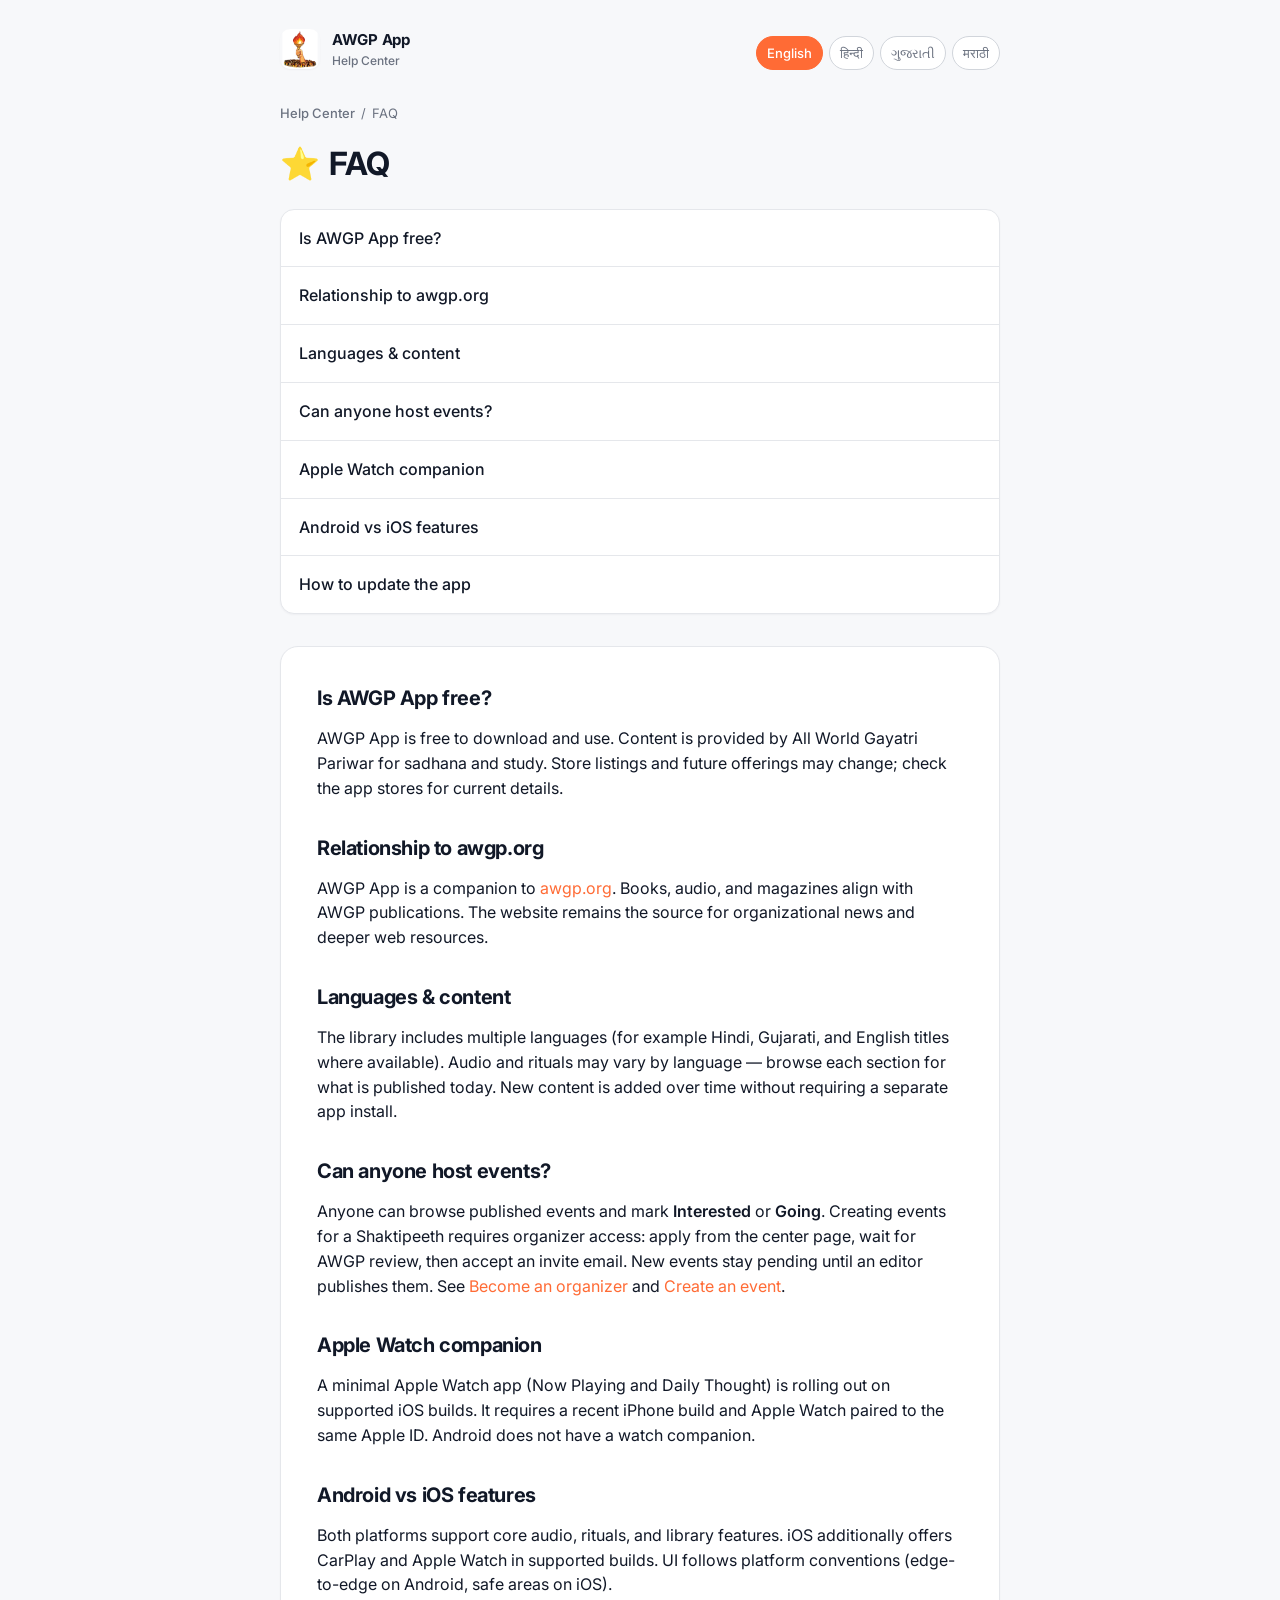
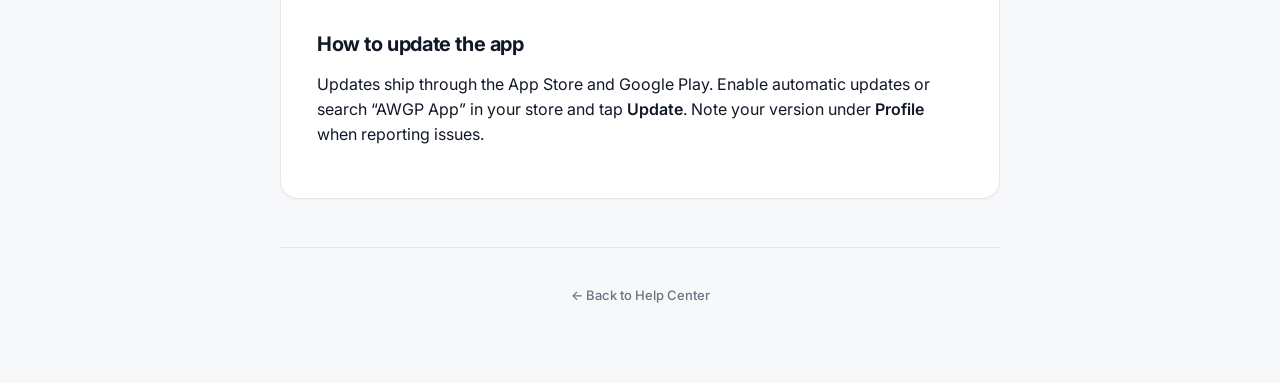
<file: pages/faq.html>
<!DOCTYPE html>
<html lang="en">
<head>
  <meta charset="utf-8" />
  <script>
    // Keep old GitHub Pages bookmarks, language settings, and shared routes working.
    (function () {
      var prefix = '/awgpapp-help';
      if (location.hostname !== 'devn03215.github.io' ||
          (location.pathname !== prefix && !location.pathname.startsWith(prefix + '/'))) return;
      var suffix = location.pathname.slice(prefix.length).replace(/^\//, '');
      if (suffix === 'index.html') suffix = '';
      var destination = new URL('https://awgp.link');
      destination.pathname = '/help/' + suffix;
      destination.search = location.search;
      destination.hash = location.hash;
      location.replace(destination.href);
    })();
  </script>
  <meta name="viewport" content="width=device-width, initial-scale=1" />
  <title data-i18n="meta.faqTitle">FAQ — AWGP App Help Center</title>
  <link rel="icon" href="../assets/icon.png" type="image/png" />
  <link href="https://fonts.googleapis.com/css2?family=Inter:wght@400;500;600;700&display=swap" rel="stylesheet" />
  <link rel="stylesheet" href="../styles.css" />
</head>
<body>
  <div class="shell">
    <header class="site-header">
      <a class="brand" href="../index.html">
        <img src="../assets/icon.png" width="40" height="40" alt="AWGP App" />
        <span class="brand-text">
          <span class="brand-name">AWGP App</span>
          <span class="brand-sub" data-i18n="chrome.brandSub">Help Center</span>
        </span>
      </a>
      <div id="lang-switcher" class="lang-switcher" role="group" aria-label="Language"></div>
    </header>

    <div class="page-header">
      <nav class="breadcrumb" aria-label="Breadcrumb">
        <a href="../index.html" data-i18n="chrome.helpCenter">Help Center</a>
        <span>/</span>
        <span data-i18n="faq.crumb">FAQ</span>
      </nav>
      <h1><span aria-hidden="true">⭐</span> <span data-i18n="faq.heading">FAQ</span></h1>
    </div>

    <nav class="article-list" aria-label="Articles in this category">
      <a href="#free" data-i18n="faq.toc.free">Is AWGP App free?</a>
      <a href="#awgp-org" data-i18n="faq.toc.awgpOrg">Relationship to awgp.org</a>
      <a href="#languages" data-i18n="faq.toc.languages">Languages &amp; content</a>
      <a href="#host-events" data-i18n="faq.toc.hostEvents">Can anyone host events?</a>
      <a href="#watch" data-i18n="faq.toc.watch">Apple Watch companion</a>
      <a href="#platforms" data-i18n="faq.toc.platforms">Android vs iOS features</a>
      <a href="#updates" data-i18n="faq.toc.updates">How to update the app</a>
    </nav>

    <article class="article-body">
      <h2 id="free" data-i18n="faq.free.title">Is AWGP App free?</h2>
      <p data-i18n="faq.free.body">
        AWGP App is free to download and use. Content is provided by All World Gayatri Pariwar for
        sadhana and study. Store listings and future offerings may change; check the app stores
        for current details.
      </p>

      <h2 id="awgp-org" data-i18n="faq.awgpOrg.title">Relationship to awgp.org</h2>
      <p data-i18n-html="faq.awgpOrg.bodyHtml">
        AWGP App is a companion to <a href="https://www.awgp.org" rel="noopener">awgp.org</a>.
        Books, audio, and magazines align with AWGP publications. The website remains the source
        for organizational news and deeper web resources.
      </p>

      <h2 id="languages" data-i18n="faq.languages.title">Languages &amp; content</h2>
      <p data-i18n="faq.languages.body">
        The library includes multiple languages (for example Hindi, Gujarati, and English titles
        where available). Audio and rituals may vary by language — browse each section for what is
        published today. New content is added over time without requiring a separate app install.
      </p>

      <h2 id="host-events" data-i18n="faq.hostEvents.title">Can anyone host events?</h2>
      <p data-i18n-html="faq.hostEvents.bodyHtml">
        Anyone can browse published events and mark <strong>Interested</strong> or <strong>Going</strong>.
        Creating events for a Shaktipeeth requires organizer access: apply from the center page, wait
        for AWGP review, then accept an invite email. New events stay pending until an editor publishes
        them. See
        <a href="events-shaktipeeth.html#become-organizer">Become an organizer</a> and
        <a href="events-shaktipeeth.html#create-event">Create an event</a>.
      </p>

      <h2 id="watch" data-i18n="faq.watch.title">Apple Watch companion</h2>
      <p data-i18n="faq.watch.body">
        A minimal Apple Watch app (Now Playing and Daily Thought) is rolling out on supported iOS
        builds. It requires a recent iPhone build and Apple Watch paired to the same Apple ID.
        Android does not have a watch companion.
      </p>

      <h2 id="platforms" data-i18n="faq.platforms.title">Android vs iOS features</h2>
      <p data-i18n="faq.platforms.body">
        Both platforms support core audio, rituals, and library features. iOS additionally offers
        CarPlay and Apple Watch in supported builds. UI follows platform conventions (edge-to-edge
        on Android, safe areas on iOS).
      </p>

      <h2 id="updates" data-i18n="faq.updates.title">How to update the app</h2>
      <p data-i18n-html="faq.updates.bodyHtml">
        Updates ship through the App Store and Google Play. Enable automatic updates or search
        “AWGP App” in your store and tap <strong>Update</strong>. Note your version under
        <strong>Profile</strong> when reporting issues.
      </p>
    </article>

    <footer class="site-footer">
      <p><a href="../index.html" data-i18n="chrome.backToHelp">← Back to Help Center</a></p>
    </footer>
  </div>

  <script src="../js/locales/en.js"></script>
  <script src="../js/locales/hi.js"></script>
  <script src="../js/locales/gu.js"></script>
  <script src="../js/locales/mr.js"></script>
  <script src="../js/i18n.js"></script>
</body>
</html>
</file>
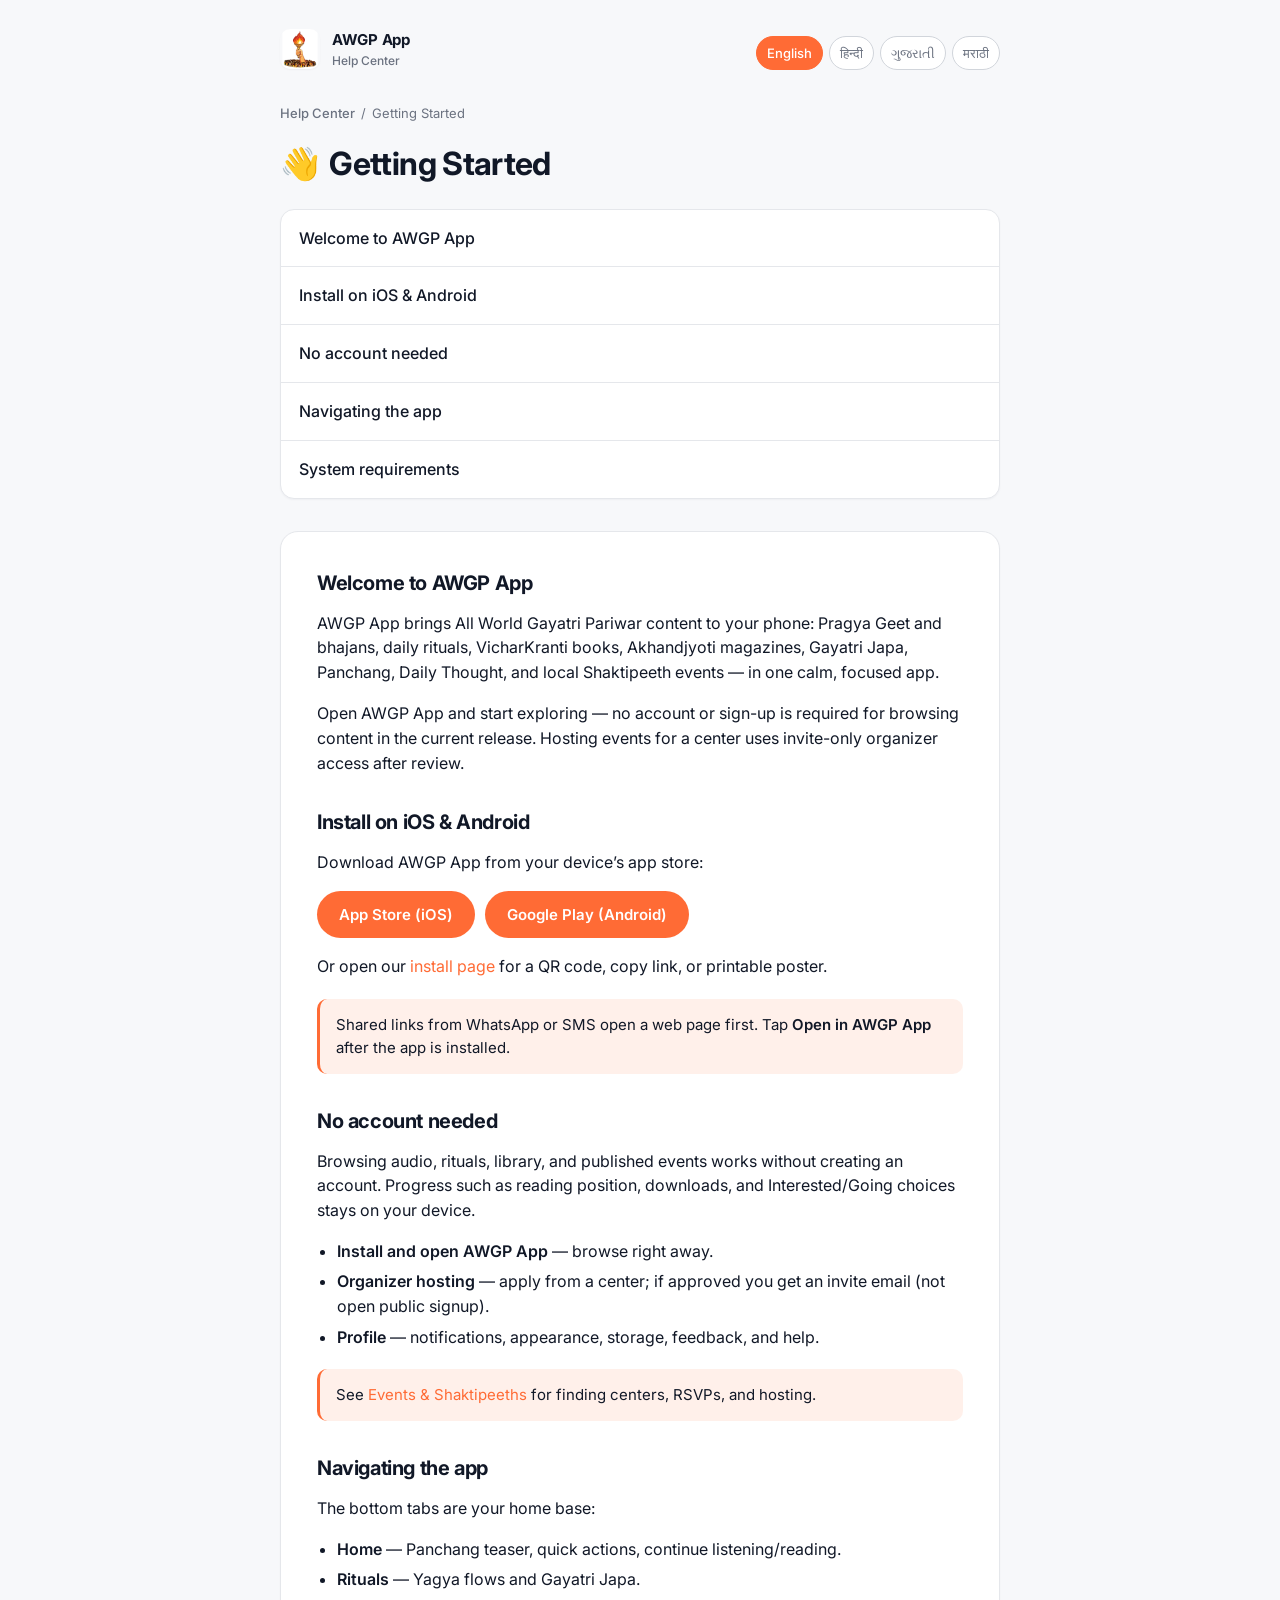
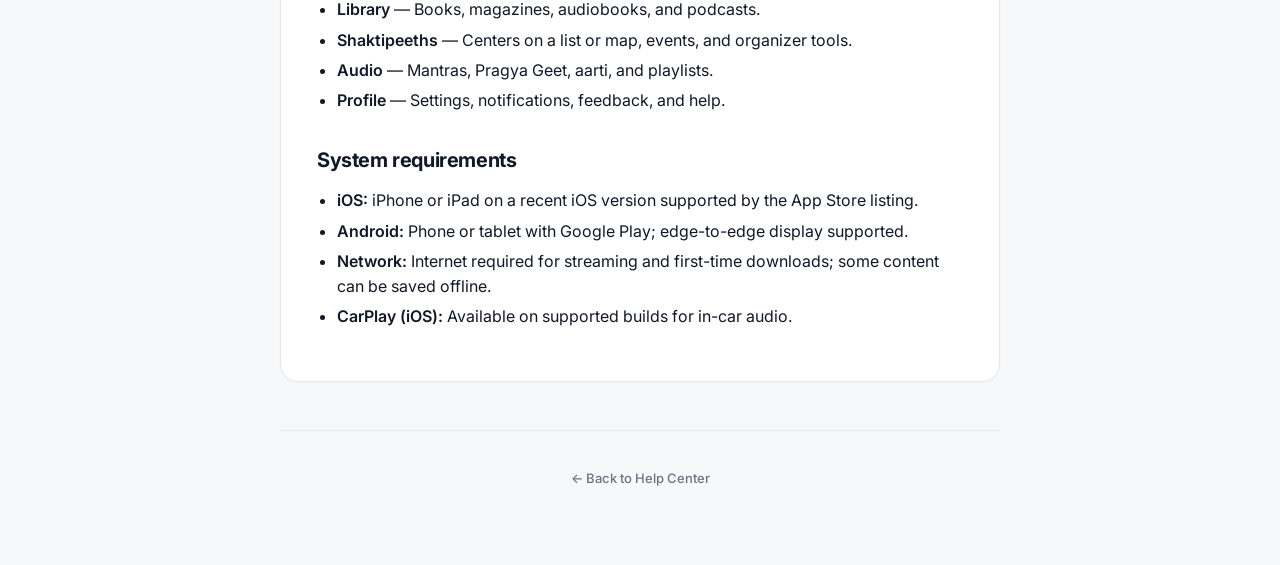
<file: pages/getting-started.html>
<!DOCTYPE html>
<html lang="en">
<head>
  <meta charset="utf-8" />
  <script>
    // Keep old GitHub Pages bookmarks, language settings, and shared routes working.
    (function () {
      var prefix = '/awgpapp-help';
      if (location.hostname !== 'devn03215.github.io' ||
          (location.pathname !== prefix && !location.pathname.startsWith(prefix + '/'))) return;
      var suffix = location.pathname.slice(prefix.length).replace(/^\//, '');
      if (suffix === 'index.html') suffix = '';
      var destination = new URL('https://awgp.link');
      destination.pathname = '/help/' + suffix;
      destination.search = location.search;
      destination.hash = location.hash;
      location.replace(destination.href);
    })();
  </script>
  <meta name="viewport" content="width=device-width, initial-scale=1" />
  <title data-i18n="meta.gettingStartedTitle">Getting Started — AWGP App Help Center</title>
  <link rel="icon" href="../assets/icon.png" type="image/png" />
  <link href="https://fonts.googleapis.com/css2?family=Inter:wght@400;500;600;700&display=swap" rel="stylesheet" />
  <link rel="stylesheet" href="../styles.css" />
</head>
<body>
  <div class="shell">
    <header class="site-header">
      <a class="brand" href="../index.html">
        <img src="../assets/icon.png" width="40" height="40" alt="AWGP App" />
        <span class="brand-text">
          <span class="brand-name">AWGP App</span>
          <span class="brand-sub" data-i18n="chrome.brandSub">Help Center</span>
        </span>
      </a>
      <div id="lang-switcher" class="lang-switcher" role="group" aria-label="Language"></div>
    </header>

    <div class="page-header">
      <nav class="breadcrumb" aria-label="Breadcrumb">
        <a href="../index.html" data-i18n="chrome.helpCenter">Help Center</a>
        <span>/</span>
        <span data-i18n="gettingStarted.crumb">Getting Started</span>
      </nav>
      <h1><span aria-hidden="true">👋</span> <span data-i18n="gettingStarted.heading">Getting Started</span></h1>
    </div>

    <nav class="article-list" aria-label="Articles in this category">
      <a href="#welcome" data-i18n="gettingStarted.toc.welcome">Welcome to AWGP App</a>
      <a href="#install" data-i18n="gettingStarted.toc.install">Install on iOS &amp; Android</a>
      <a href="#account" data-i18n="gettingStarted.toc.account">No account needed</a>
      <a href="#navigation" data-i18n="gettingStarted.toc.navigation">Navigating the app</a>
      <a href="#requirements" data-i18n="gettingStarted.toc.requirements">System requirements</a>
    </nav>

    <article class="article-body">
      <h2 id="welcome" data-i18n="gettingStarted.welcome.title">Welcome to AWGP App</h2>
      <p data-i18n="gettingStarted.welcome.p1">
        AWGP App brings All World Gayatri Pariwar content to your phone: Pragya Geet and bhajans,
        daily rituals, VicharKranti books, Akhandjyoti magazines, Gayatri Japa, Panchang,
        Daily Thought, and local Shaktipeeth events — in one calm, focused app.
      </p>
      <p data-i18n="gettingStarted.welcome.p2">
        Open AWGP App and start exploring — no account or sign-up is required for browsing content
        in the current release. Hosting events for a center uses invite-only organizer access after review.
      </p>

      <h2 id="install" data-i18n="gettingStarted.install.title">Install on iOS &amp; Android</h2>
      <p data-i18n="gettingStarted.install.p1">Download AWGP App from your device’s app store:</p>
      <div class="store-row">
        <a class="btn" href="https://apps.apple.com/app/id6754517805" rel="noopener">App Store (iOS)</a>
        <a class="btn" href="https://play.google.com/store/apps/details?id=com.shivvtrivedi.awgp" rel="noopener">Google Play (Android)</a>
      </div>
      <p data-i18n-html="gettingStarted.install.p2Html">
        Or open our <a href="https://awgp.link/get" rel="noopener">install page</a>
        for a QR code, copy link, or printable poster.
      </p>
      <div class="tip" data-i18n-html="gettingStarted.install.tipHtml">
        Shared links from WhatsApp or SMS open a web page first. Tap <strong>Open in AWGP App</strong>
        after the app is installed.
      </div>

      <h2 id="account" data-i18n="gettingStarted.account.title">No account needed</h2>
      <p data-i18n="gettingStarted.account.p1">
        Browsing audio, rituals, library, and published events works without creating an account.
        Progress such as reading position, downloads, and Interested/Going choices stays on your device.
      </p>
      <ul>
        <li data-i18n-html="gettingStarted.account.li1Html"><strong>Install and open AWGP App</strong> — browse right away.</li>
        <li data-i18n-html="gettingStarted.account.li2Html"><strong>Organizer hosting</strong> — apply from a center; if approved you get an invite email (not open public signup).</li>
        <li data-i18n-html="gettingStarted.account.li3Html"><strong>Profile</strong> — notifications, appearance, storage, feedback, and help.</li>
      </ul>
      <div class="tip" data-i18n-html="gettingStarted.account.tipHtml">
        See <a href="events-shaktipeeth.html">Events &amp; Shaktipeeths</a> for finding centers, RSVPs, and hosting.
      </div>

      <h2 id="navigation" data-i18n="gettingStarted.navigation.title">Navigating the app</h2>
      <p data-i18n="gettingStarted.navigation.p1">The bottom tabs are your home base:</p>
      <ul>
        <li data-i18n-html="gettingStarted.navigation.liHomeHtml"><strong>Home</strong> — Panchang teaser, quick actions, continue listening/reading.</li>
        <li data-i18n-html="gettingStarted.navigation.liRitualsHtml"><strong>Rituals</strong> — Yagya flows and Gayatri Japa.</li>
        <li data-i18n-html="gettingStarted.navigation.liLibraryHtml"><strong>Library</strong> — Books, magazines, audiobooks, and podcasts.</li>
        <li data-i18n-html="gettingStarted.navigation.liShaktipeethsHtml"><strong>Shaktipeeths</strong> — Centers on a list or map, events, and organizer tools.</li>
        <li data-i18n-html="gettingStarted.navigation.liAudioHtml"><strong>Audio</strong> — Mantras, Pragya Geet, aarti, and playlists.</li>
        <li data-i18n-html="gettingStarted.navigation.liProfileHtml"><strong>Profile</strong> — Settings, notifications, feedback, and help.</li>
      </ul>

      <h2 id="requirements" data-i18n="gettingStarted.requirements.title">System requirements</h2>
      <ul>
        <li data-i18n-html="gettingStarted.requirements.liIosHtml"><strong>iOS:</strong> iPhone or iPad on a recent iOS version supported by the App Store listing.</li>
        <li data-i18n-html="gettingStarted.requirements.liAndroidHtml"><strong>Android:</strong> Phone or tablet with Google Play; edge-to-edge display supported.</li>
        <li data-i18n-html="gettingStarted.requirements.liNetworkHtml"><strong>Network:</strong> Internet required for streaming and first-time downloads; some content can be saved offline.</li>
        <li data-i18n-html="gettingStarted.requirements.liCarplayHtml"><strong>CarPlay (iOS):</strong> Available on supported builds for in-car audio.</li>
      </ul>
    </article>

    <footer class="site-footer">
      <p><a href="../index.html" data-i18n="chrome.backToHelp">← Back to Help Center</a></p>
    </footer>
  </div>

  <script src="../js/locales/en.js"></script>
  <script src="../js/locales/hi.js"></script>
  <script src="../js/locales/gu.js"></script>
  <script src="../js/locales/mr.js"></script>
  <script src="../js/i18n.js"></script>
</body>
</html>
</file>
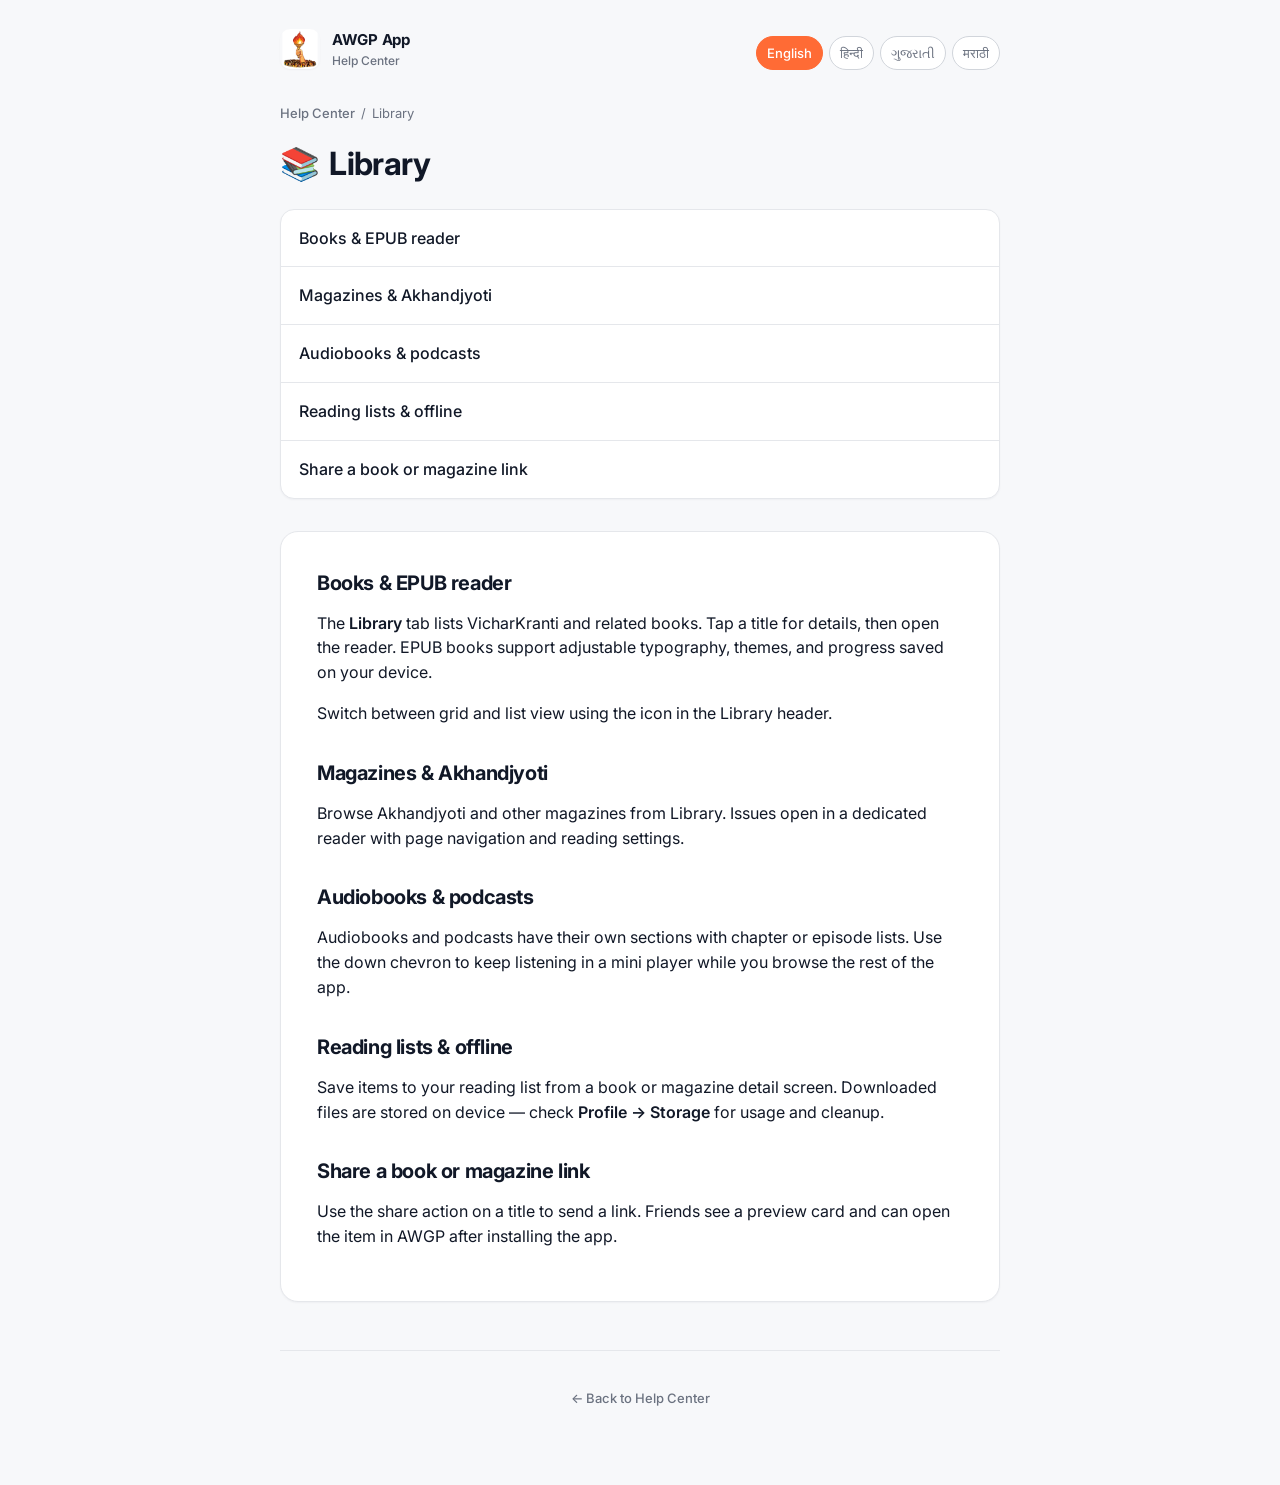
<file: pages/library.html>
<!DOCTYPE html>
<html lang="en">
<head>
  <meta charset="utf-8" />
  <script>
    // Keep old GitHub Pages bookmarks, language settings, and shared routes working.
    (function () {
      var prefix = '/awgpapp-help';
      if (location.hostname !== 'devn03215.github.io' ||
          (location.pathname !== prefix && !location.pathname.startsWith(prefix + '/'))) return;
      var suffix = location.pathname.slice(prefix.length).replace(/^\//, '');
      if (suffix === 'index.html') suffix = '';
      var destination = new URL('https://awgp.link');
      destination.pathname = '/help/' + suffix;
      destination.search = location.search;
      destination.hash = location.hash;
      location.replace(destination.href);
    })();
  </script>
  <meta name="viewport" content="width=device-width, initial-scale=1" />
  <title data-i18n="meta.libraryTitle">Library — AWGP App Help Center</title>
  <link rel="icon" href="../assets/icon.png" type="image/png" />
  <link href="https://fonts.googleapis.com/css2?family=Inter:wght@400;500;600;700&display=swap" rel="stylesheet" />
  <link rel="stylesheet" href="../styles.css" />
</head>
<body>
  <div class="shell">
    <header class="site-header">
      <a class="brand" href="../index.html">
        <img src="../assets/icon.png" width="40" height="40" alt="AWGP App" />
        <span class="brand-text">
          <span class="brand-name">AWGP App</span>
          <span class="brand-sub" data-i18n="chrome.brandSub">Help Center</span>
        </span>
      </a>
      <div id="lang-switcher" class="lang-switcher" role="group" aria-label="Language"></div>
    </header>

    <div class="page-header">
      <nav class="breadcrumb" aria-label="Breadcrumb">
        <a href="../index.html" data-i18n="chrome.helpCenter">Help Center</a>
        <span>/</span>
        <span data-i18n="library.crumb">Library</span>
      </nav>
      <h1><span aria-hidden="true">📚</span> <span data-i18n="library.heading">Library</span></h1>
    </div>

    <nav class="article-list" aria-label="Articles in this category">
      <a href="#books" data-i18n="library.toc.books">Books &amp; EPUB reader</a>
      <a href="#magazines" data-i18n="library.toc.magazines">Magazines &amp; Akhandjyoti</a>
      <a href="#audiobooks" data-i18n="library.toc.audiobooks">Audiobooks &amp; podcasts</a>
      <a href="#offline" data-i18n="library.toc.offline">Reading lists &amp; offline</a>
      <a href="#sharing" data-i18n="library.toc.sharing">Share a book or magazine link</a>
    </nav>

    <article class="article-body">
      <h2 id="books" data-i18n="library.books.title">Books &amp; EPUB reader</h2>
      <p data-i18n-html="library.books.p1Html">
        The <strong>Library</strong> tab lists VicharKranti and related books. Tap a title for
        details, then open the reader. EPUB books support adjustable typography, themes, and
        progress saved on your device.
      </p>
      <p data-i18n="library.books.p2">Switch between grid and list view using the icon in the Library header.</p>

      <h2 id="magazines" data-i18n="library.magazines.title">Magazines &amp; Akhandjyoti</h2>
      <p data-i18n="library.magazines.body">
        Browse Akhandjyoti and other magazines from Library. Issues open in a dedicated reader
        with page navigation and reading settings.
      </p>

      <h2 id="audiobooks" data-i18n="library.audiobooks.title">Audiobooks &amp; podcasts</h2>
      <p data-i18n="library.audiobooks.body">
        Audiobooks and podcasts have their own sections with chapter or episode lists. Use the
        down chevron to keep listening in a mini player while you browse the rest of the app.
      </p>

      <h2 id="offline" data-i18n="library.offline.title">Reading lists &amp; offline</h2>
      <p data-i18n-html="library.offline.bodyHtml">
        Save items to your reading list from a book or magazine detail screen. Downloaded files
        are stored on device — check <strong>Profile → Storage</strong> for usage and cleanup.
      </p>

      <h2 id="sharing" data-i18n="library.sharing.title">Share a book or magazine link</h2>
      <p data-i18n="library.sharing.body">
        Use the share action on a title to send a link. Friends see a preview card and can open
        the item in AWGP after installing the app.
      </p>
    </article>

    <footer class="site-footer">
      <p><a href="../index.html" data-i18n="chrome.backToHelp">← Back to Help Center</a></p>
    </footer>
  </div>

  <script src="../js/locales/en.js"></script>
  <script src="../js/locales/hi.js"></script>
  <script src="../js/locales/gu.js"></script>
  <script src="../js/locales/mr.js"></script>
  <script src="../js/i18n.js"></script>
</body>
</html>
</file>
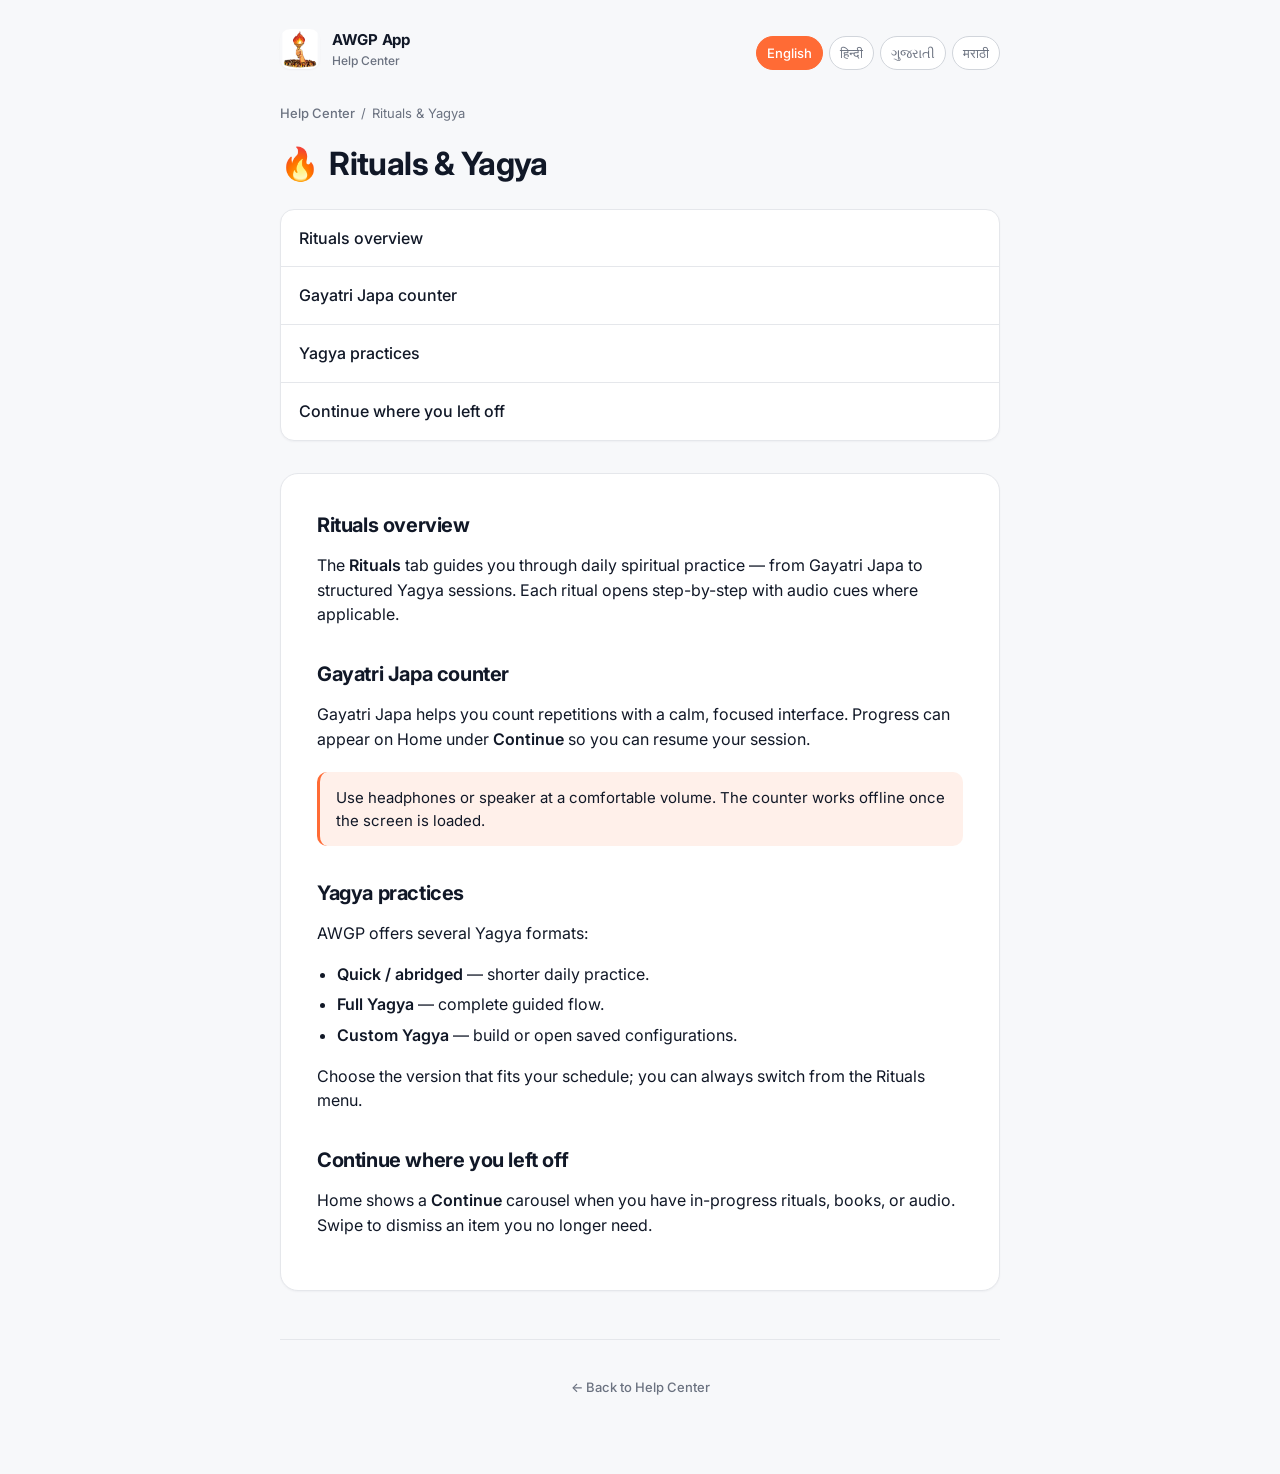
<file: pages/rituals.html>
<!DOCTYPE html>
<html lang="en">
<head>
  <meta charset="utf-8" />
  <script>
    // Keep old GitHub Pages bookmarks, language settings, and shared routes working.
    (function () {
      var prefix = '/awgpapp-help';
      if (location.hostname !== 'devn03215.github.io' ||
          (location.pathname !== prefix && !location.pathname.startsWith(prefix + '/'))) return;
      var suffix = location.pathname.slice(prefix.length).replace(/^\//, '');
      if (suffix === 'index.html') suffix = '';
      var destination = new URL('https://awgp.link');
      destination.pathname = '/help/' + suffix;
      destination.search = location.search;
      destination.hash = location.hash;
      location.replace(destination.href);
    })();
  </script>
  <meta name="viewport" content="width=device-width, initial-scale=1" />
  <title data-i18n="meta.ritualsTitle">Rituals & Yagya — AWGP App Help Center</title>
  <link rel="icon" href="../assets/icon.png" type="image/png" />
  <link href="https://fonts.googleapis.com/css2?family=Inter:wght@400;500;600;700&display=swap" rel="stylesheet" />
  <link rel="stylesheet" href="../styles.css" />
</head>
<body>
  <div class="shell">
    <header class="site-header">
      <a class="brand" href="../index.html">
        <img src="../assets/icon.png" width="40" height="40" alt="AWGP App" />
        <span class="brand-text">
          <span class="brand-name">AWGP App</span>
          <span class="brand-sub" data-i18n="chrome.brandSub">Help Center</span>
        </span>
      </a>
      <div id="lang-switcher" class="lang-switcher" role="group" aria-label="Language"></div>
    </header>

    <div class="page-header">
      <nav class="breadcrumb" aria-label="Breadcrumb">
        <a href="../index.html" data-i18n="chrome.helpCenter">Help Center</a>
        <span>/</span>
        <span data-i18n="rituals.crumb">Rituals &amp; Yagya</span>
      </nav>
      <h1><span aria-hidden="true">🔥</span> <span data-i18n="rituals.heading">Rituals &amp; Yagya</span></h1>
    </div>

    <nav class="article-list" aria-label="Articles in this category">
      <a href="#overview" data-i18n="rituals.toc.overview">Rituals overview</a>
      <a href="#japa" data-i18n="rituals.toc.japa">Gayatri Japa counter</a>
      <a href="#yagya" data-i18n="rituals.toc.yagya">Yagya practices</a>
      <a href="#continue" data-i18n="rituals.toc.continue">Continue where you left off</a>
    </nav>

    <article class="article-body">
      <h2 id="overview" data-i18n="rituals.overview.title">Rituals overview</h2>
      <p data-i18n-html="rituals.overview.bodyHtml">
        The <strong>Rituals</strong> tab guides you through daily spiritual practice — from Gayatri
        Japa to structured Yagya sessions. Each ritual opens step-by-step with audio cues where
        applicable.
      </p>

      <h2 id="japa" data-i18n="rituals.japa.title">Gayatri Japa counter</h2>
      <p data-i18n-html="rituals.japa.bodyHtml">
        Gayatri Japa helps you count repetitions with a calm, focused interface. Progress can
        appear on Home under <strong>Continue</strong> so you can resume your session.
      </p>
      <div class="tip" data-i18n="rituals.japa.tip">
        Use headphones or speaker at a comfortable volume. The counter works offline once the
        screen is loaded.
      </div>

      <h2 id="yagya" data-i18n="rituals.yagya.title">Yagya practices</h2>
      <p data-i18n="rituals.yagya.p1">AWGP offers several Yagya formats:</p>
      <ul>
        <li data-i18n-html="rituals.yagya.liQuickHtml"><strong>Quick / abridged</strong> — shorter daily practice.</li>
        <li data-i18n-html="rituals.yagya.liFullHtml"><strong>Full Yagya</strong> — complete guided flow.</li>
        <li data-i18n-html="rituals.yagya.liCustomHtml"><strong>Custom Yagya</strong> — build or open saved configurations.</li>
      </ul>
      <p data-i18n="rituals.yagya.p2">Choose the version that fits your schedule; you can always switch from the Rituals menu.</p>

      <h2 id="continue" data-i18n="rituals.continue.title">Continue where you left off</h2>
      <p data-i18n-html="rituals.continue.bodyHtml">
        Home shows a <strong>Continue</strong> carousel when you have in-progress rituals, books,
        or audio. Swipe to dismiss an item you no longer need.
      </p>
    </article>

    <footer class="site-footer">
      <p><a href="../index.html" data-i18n="chrome.backToHelp">← Back to Help Center</a></p>
    </footer>
  </div>

  <script src="../js/locales/en.js"></script>
  <script src="../js/locales/hi.js"></script>
  <script src="../js/locales/gu.js"></script>
  <script src="../js/locales/mr.js"></script>
  <script src="../js/i18n.js"></script>
</body>
</html>
</file>
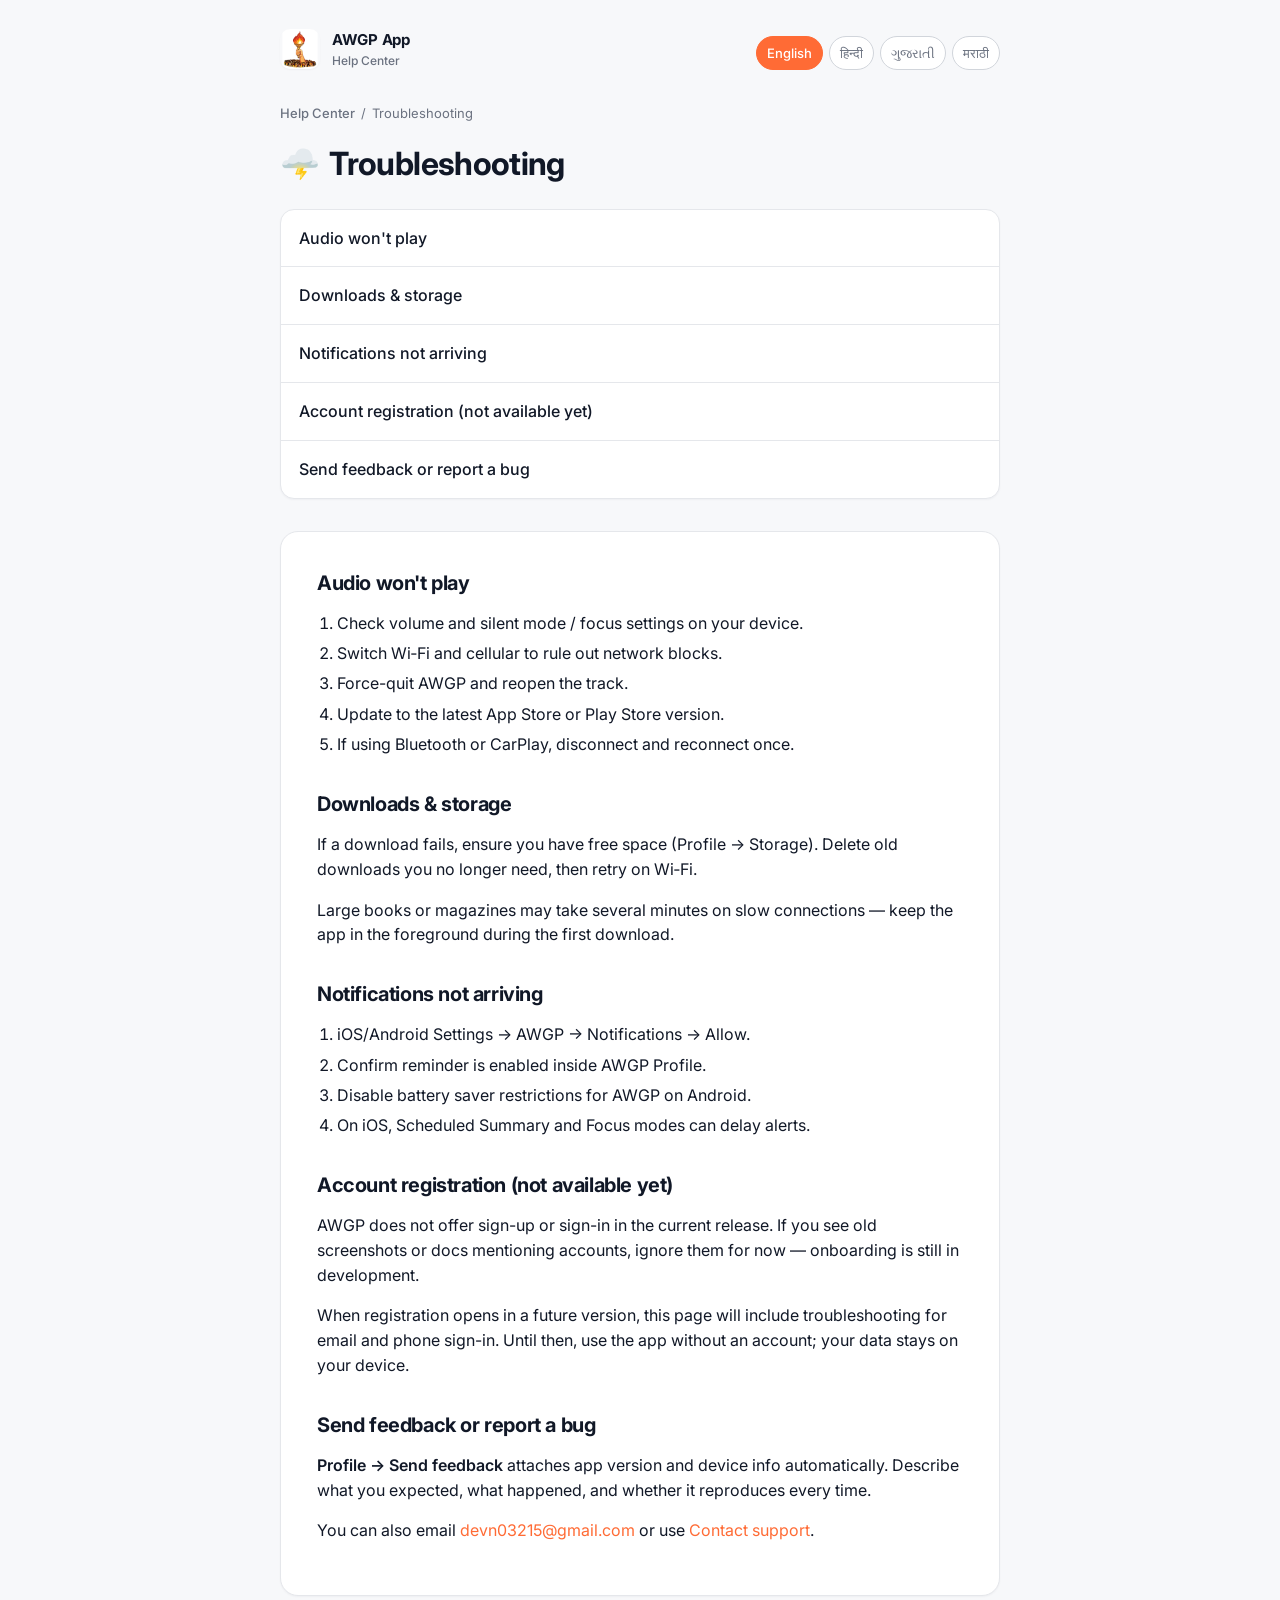
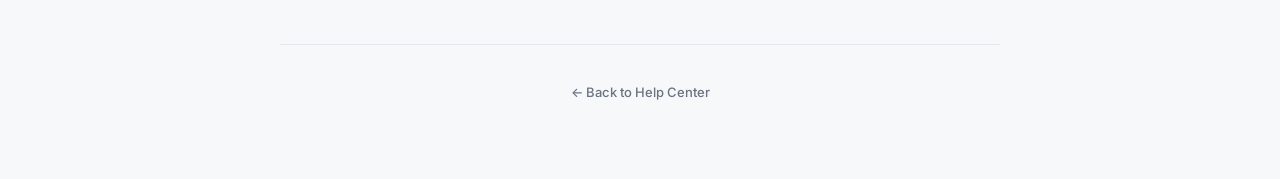
<file: pages/troubleshooting.html>
<!DOCTYPE html>
<html lang="en">
<head>
  <meta charset="utf-8" />
  <script>
    // Keep old GitHub Pages bookmarks, language settings, and shared routes working.
    (function () {
      var prefix = '/awgpapp-help';
      if (location.hostname !== 'devn03215.github.io' ||
          (location.pathname !== prefix && !location.pathname.startsWith(prefix + '/'))) return;
      var suffix = location.pathname.slice(prefix.length).replace(/^\//, '');
      if (suffix === 'index.html') suffix = '';
      var destination = new URL('https://awgp.link');
      destination.pathname = '/help/' + suffix;
      destination.search = location.search;
      destination.hash = location.hash;
      location.replace(destination.href);
    })();
  </script>
  <meta name="viewport" content="width=device-width, initial-scale=1" />
  <title data-i18n="meta.troubleshootingTitle">Troubleshooting — AWGP App Help Center</title>
  <link rel="icon" href="../assets/icon.png" type="image/png" />
  <link href="https://fonts.googleapis.com/css2?family=Inter:wght@400;500;600;700&display=swap" rel="stylesheet" />
  <link rel="stylesheet" href="../styles.css" />
</head>
<body>
  <div class="shell">
    <header class="site-header">
      <a class="brand" href="../index.html">
        <img src="../assets/icon.png" width="40" height="40" alt="AWGP App" />
        <span class="brand-text">
          <span class="brand-name">AWGP App</span>
          <span class="brand-sub" data-i18n="chrome.brandSub">Help Center</span>
        </span>
      </a>
      <div id="lang-switcher" class="lang-switcher" role="group" aria-label="Language"></div>
    </header>

    <div class="page-header">
      <nav class="breadcrumb" aria-label="Breadcrumb">
        <a href="../index.html" data-i18n="chrome.helpCenter">Help Center</a>
        <span>/</span>
        <span data-i18n="troubleshooting.crumb">Troubleshooting</span>
      </nav>
      <h1><span aria-hidden="true">🌩️</span> <span data-i18n="troubleshooting.heading">Troubleshooting</span></h1>
    </div>

    <nav class="article-list" aria-label="Articles in this category">
      <a href="#audio-wont-play" data-i18n="troubleshooting.toc.audioWontPlay">Audio won&apos;t play</a>
      <a href="#downloads" data-i18n="troubleshooting.toc.downloads">Downloads &amp; storage</a>
      <a href="#notifications" data-i18n="troubleshooting.toc.notifications">Notifications not arriving</a>
      <a href="#sign-in" data-i18n="troubleshooting.toc.signIn">Account registration (not available yet)</a>
      <a href="#feedback" data-i18n="troubleshooting.toc.feedback">Send feedback or report a bug</a>
    </nav>

    <article class="article-body">
      <h2 id="audio-wont-play" data-i18n="troubleshooting.audioWontPlay.title">Audio won&apos;t play</h2>
      <ol>
        <li data-i18n="troubleshooting.audioWontPlay.li1">Check volume and silent mode / focus settings on your device.</li>
        <li data-i18n="troubleshooting.audioWontPlay.li2">Switch Wi‑Fi and cellular to rule out network blocks.</li>
        <li data-i18n="troubleshooting.audioWontPlay.li3">Force-quit AWGP and reopen the track.</li>
        <li data-i18n="troubleshooting.audioWontPlay.li4">Update to the latest App Store or Play Store version.</li>
        <li data-i18n="troubleshooting.audioWontPlay.li5">If using Bluetooth or CarPlay, disconnect and reconnect once.</li>
      </ol>

      <h2 id="downloads" data-i18n="troubleshooting.downloads.title">Downloads &amp; storage</h2>
      <p data-i18n="troubleshooting.downloads.p1">
        If a download fails, ensure you have free space (Profile → Storage). Delete old downloads
        you no longer need, then retry on Wi‑Fi.
      </p>
      <p data-i18n="troubleshooting.downloads.p2">
        Large books or magazines may take several minutes on slow connections — keep the app in
        the foreground during the first download.
      </p>

      <h2 id="notifications" data-i18n="troubleshooting.notifications.title">Notifications not arriving</h2>
      <ol>
        <li data-i18n="troubleshooting.notifications.li1">iOS/Android Settings → AWGP → Notifications → Allow.</li>
        <li data-i18n="troubleshooting.notifications.li2">Confirm reminder is enabled inside AWGP Profile.</li>
        <li data-i18n="troubleshooting.notifications.li3">Disable battery saver restrictions for AWGP on Android.</li>
        <li data-i18n="troubleshooting.notifications.li4">On iOS, Scheduled Summary and Focus modes can delay alerts.</li>
      </ol>

      <h2 id="sign-in" data-i18n="troubleshooting.signIn.title">Account registration (not available yet)</h2>
      <p data-i18n="troubleshooting.signIn.p1">
        AWGP does not offer sign-up or sign-in in the current release. If you see old screenshots
        or docs mentioning accounts, ignore them for now — onboarding is still in development.
      </p>
      <p data-i18n="troubleshooting.signIn.p2">
        When registration opens in a future version, this page will include troubleshooting for
        email and phone sign-in. Until then, use the app without an account; your data stays on
        your device.
      </p>

      <h2 id="feedback" data-i18n="troubleshooting.feedback.title">Send feedback or report a bug</h2>
      <p data-i18n-html="troubleshooting.feedback.p1Html">
        <strong>Profile → Send feedback</strong> attaches app version and device info automatically.
        Describe what you expected, what happened, and whether it reproduces every time.
      </p>
      <p data-i18n-html="troubleshooting.feedback.p2Html">
        You can also email <a href="mailto:devn03215@gmail.com">devn03215@gmail.com</a> or use
        <a href="../contact.html">Contact support</a>.
      </p>
    </article>

    <footer class="site-footer">
      <p><a href="../index.html" data-i18n="chrome.backToHelp">← Back to Help Center</a></p>
    </footer>
  </div>

  <script src="../js/locales/en.js"></script>
  <script src="../js/locales/hi.js"></script>
  <script src="../js/locales/gu.js"></script>
  <script src="../js/locales/mr.js"></script>
  <script src="../js/i18n.js"></script>
</body>
</html>
</file>
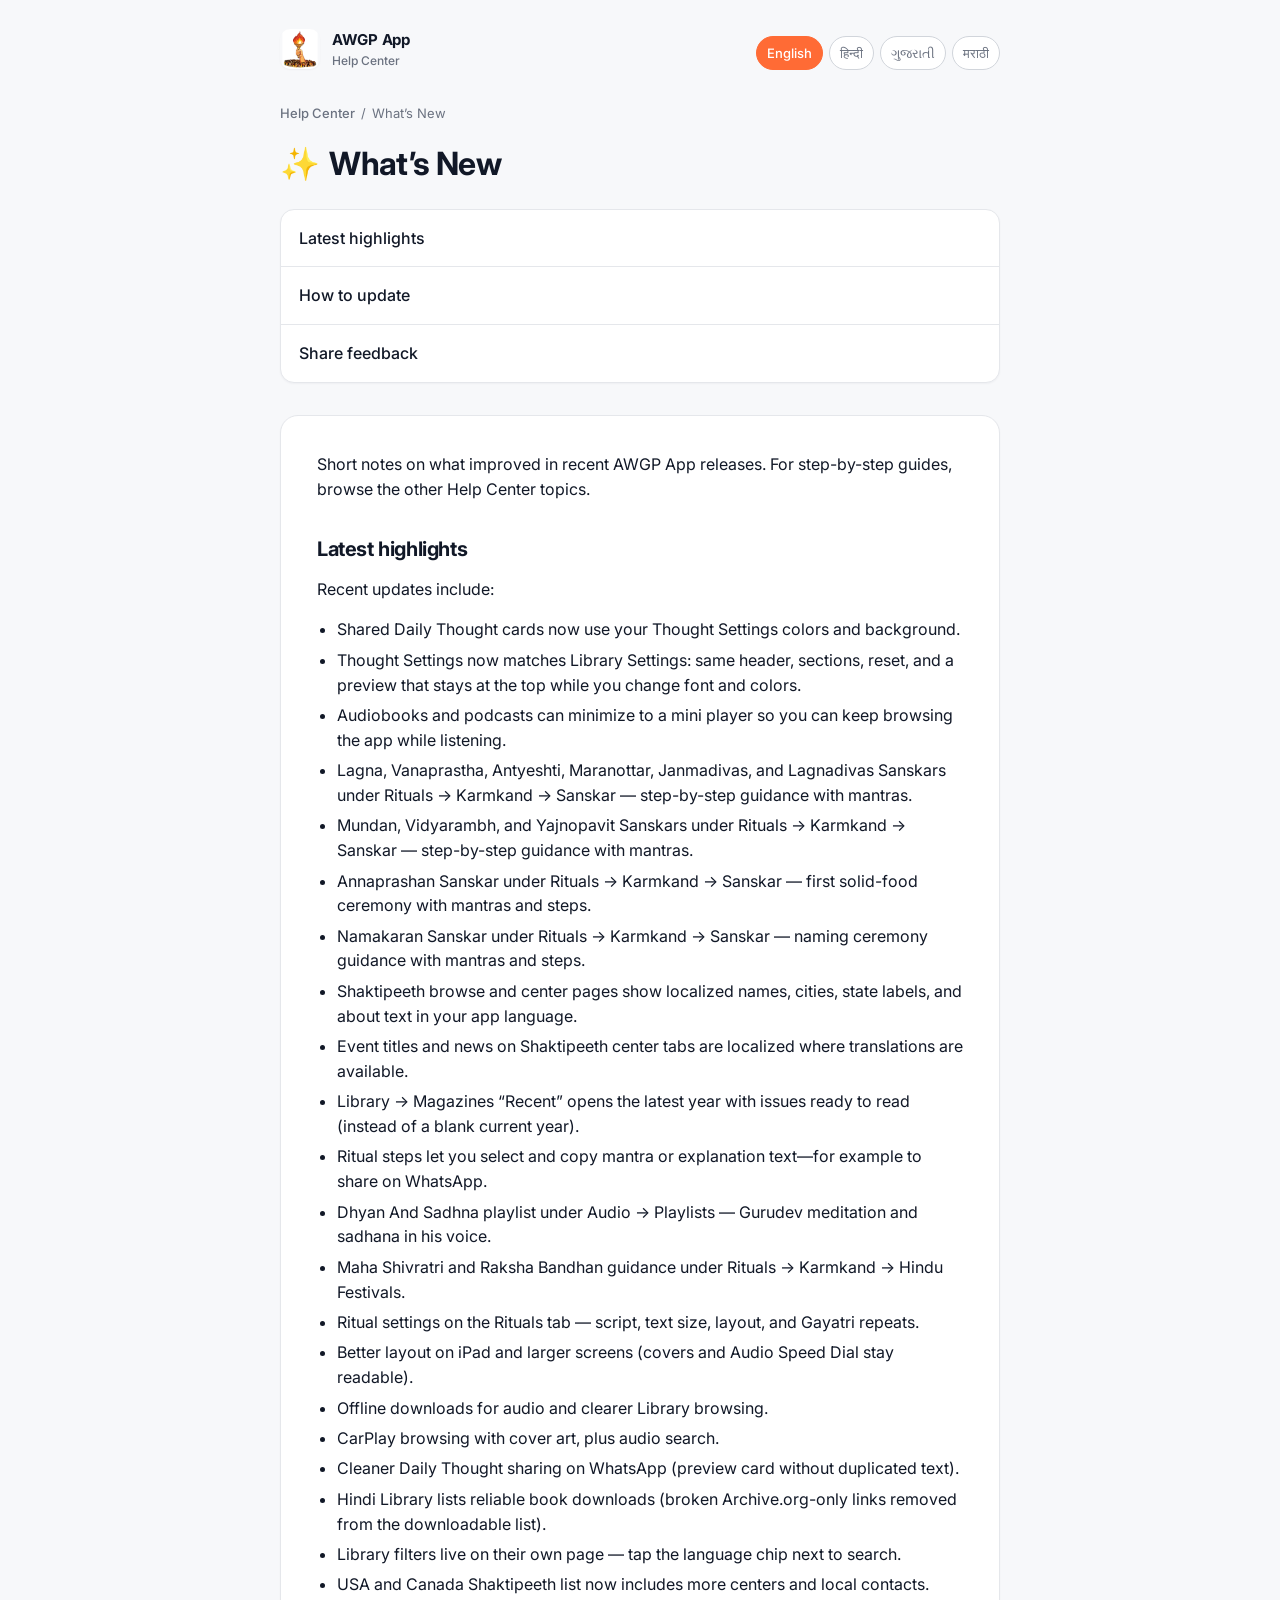
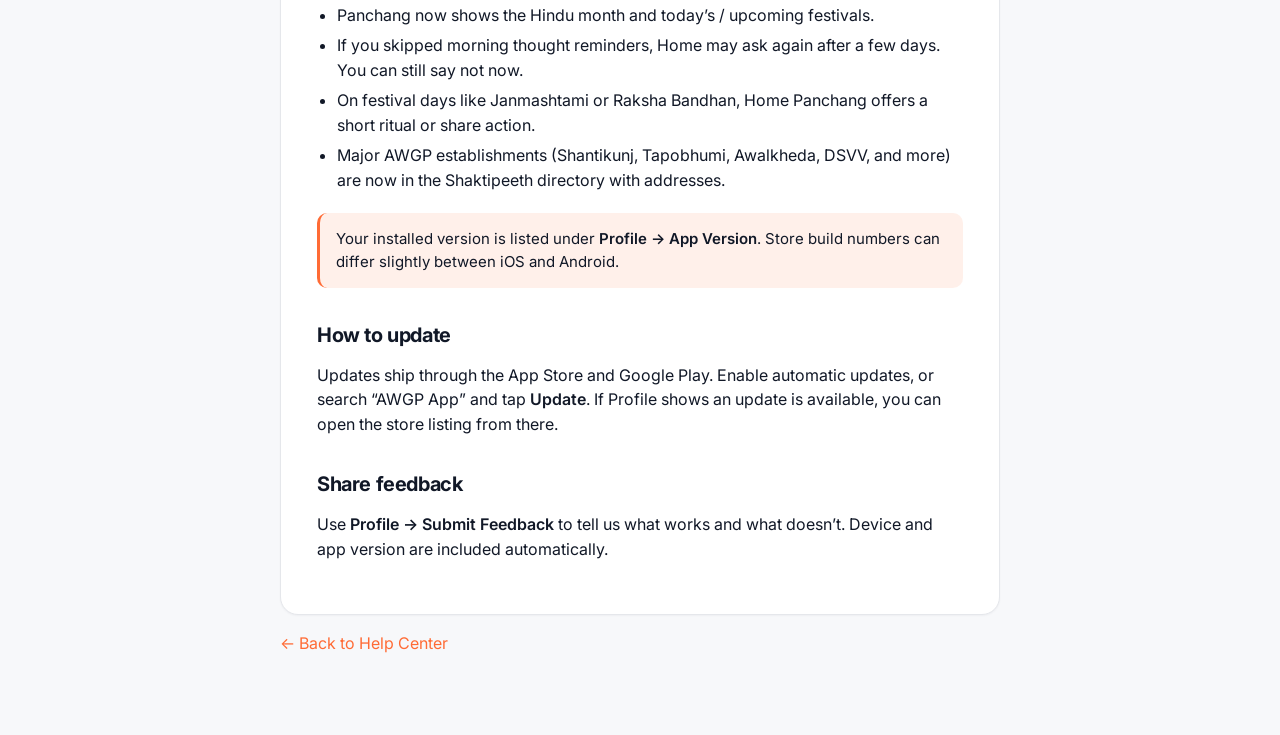
<file: pages/whats-new.html>
<!DOCTYPE html>
<html lang="en">
<head>
  <meta charset="utf-8" />
  <script>
    // Keep old GitHub Pages bookmarks, language settings, and shared routes working.
    (function () {
      var prefix = '/awgpapp-help';
      if (location.hostname !== 'devn03215.github.io' ||
          (location.pathname !== prefix && !location.pathname.startsWith(prefix + '/'))) return;
      var suffix = location.pathname.slice(prefix.length).replace(/^\//, '');
      if (suffix === 'index.html') suffix = '';
      var destination = new URL('https://awgp.link');
      destination.pathname = '/help/' + suffix;
      destination.search = location.search;
      destination.hash = location.hash;
      location.replace(destination.href);
    })();
  </script>
  <meta name="viewport" content="width=device-width, initial-scale=1" />
  <title data-i18n="meta.whatsNewTitle">What’s New — AWGP App Help Center</title>
  <link rel="icon" href="../assets/icon.png" type="image/png" />
  <link href="https://fonts.googleapis.com/css2?family=Inter:wght@400;500;600;700&display=swap" rel="stylesheet" />
  <link rel="stylesheet" href="../styles.css" />
</head>
<body>
  <div class="shell">
    <header class="site-header">
      <a class="brand" href="../index.html">
        <img src="../assets/icon.png" width="40" height="40" alt="AWGP App" />
        <span class="brand-text">
          <span class="brand-name">AWGP App</span>
          <span class="brand-sub" data-i18n="chrome.brandSub">Help Center</span>
        </span>
      </a>
      <div id="lang-switcher" class="lang-switcher" role="group" aria-label="Language"></div>
    </header>

    <div class="page-header">
      <nav class="breadcrumb" aria-label="Breadcrumb">
        <a href="../index.html" data-i18n="chrome.helpCenter">Help Center</a>
        <span>/</span>
        <span data-i18n="whatsNew.crumb">What’s New</span>
      </nav>
      <h1><span aria-hidden="true">✨</span> <span data-i18n="whatsNew.heading">What’s New</span></h1>
    </div>

    <nav class="article-list" aria-label="Articles in this category">
      <a href="#latest" data-i18n="whatsNew.toc.latest">Latest highlights</a>
      <a href="#how-to-update" data-i18n="whatsNew.toc.howToUpdate">How to update</a>
      <a href="#feedback" data-i18n="whatsNew.toc.feedback">Share feedback</a>
    </nav>

    <article class="article-body">
      <p data-i18n="whatsNew.intro">
        Short notes on what improved in recent AWGP App releases. For step-by-step guides, browse the other Help Center topics.
      </p>

      <h2 id="latest" data-i18n="whatsNew.latest.title">Latest highlights</h2>
      <p data-i18n="whatsNew.latest.lead">Recent updates include:</p>
      <ul>
        <li data-i18n="whatsNew.latest.li25">Shared Daily Thought cards now use your Thought Settings colors and background.</li>
        <li data-i18n="whatsNew.latest.li24">Thought Settings now matches Library Settings: same header, sections, reset, and a preview that stays at the top while you change font and colors.</li>
        <li data-i18n="whatsNew.latest.li23">Audiobooks and podcasts can minimize to a mini player so you can keep browsing the app while listening.</li>
        <li data-i18n="whatsNew.latest.li22">Lagna, Vanaprastha, Antyeshti, Maranottar, Janmadivas, and Lagnadivas Sanskars under Rituals → Karmkand → Sanskar — step-by-step guidance with mantras.</li>
        <li data-i18n="whatsNew.latest.li21">Mundan, Vidyarambh, and Yajnopavit Sanskars under Rituals → Karmkand → Sanskar — step-by-step guidance with mantras.</li>
        <li data-i18n="whatsNew.latest.li20">Annaprashan Sanskar under Rituals → Karmkand → Sanskar — first solid-food ceremony with mantras and steps.</li>
        <li data-i18n="whatsNew.latest.li19">Namakaran Sanskar under Rituals → Karmkand → Sanskar — naming ceremony guidance with mantras and steps.</li>
        <li data-i18n="whatsNew.latest.li15">Shaktipeeth browse and center pages show localized names, cities, state labels, and about text in your app language.</li>
        <li data-i18n="whatsNew.latest.li16">Event titles and news on Shaktipeeth center tabs are localized where translations are available.</li>
        <li data-i18n="whatsNew.latest.li17">Library → Magazines “Recent” opens the latest year with issues ready to read (instead of a blank current year).</li>
        <li data-i18n="whatsNew.latest.li18">Ritual steps let you select and copy mantra or explanation text—for example to share on WhatsApp.</li>
        <li data-i18n="whatsNew.latest.li1">Dhyan And Sadhna playlist under Audio → Playlists — Gurudev meditation and sadhana in his voice.</li>
        <li data-i18n="whatsNew.latest.li2">Maha Shivratri and Raksha Bandhan guidance under Rituals → Karmkand → Hindu Festivals.</li>
        <li data-i18n="whatsNew.latest.li11">Ritual settings on the Rituals tab — script, text size, layout, and Gayatri repeats.</li>
        <li data-i18n="whatsNew.latest.li3">Better layout on iPad and larger screens (covers and Audio Speed Dial stay readable).</li>
        <li data-i18n="whatsNew.latest.li4">Offline downloads for audio and clearer Library browsing.</li>
        <li data-i18n="whatsNew.latest.li5">CarPlay browsing with cover art, plus audio search.</li>
        <li data-i18n="whatsNew.latest.li6">Cleaner Daily Thought sharing on WhatsApp (preview card without duplicated text).</li>
        <li data-i18n="whatsNew.latest.li7">Hindi Library lists reliable book downloads (broken Archive.org-only links removed from the downloadable list).</li>
        <li data-i18n="whatsNew.latest.li8">Library filters live on their own page — tap the language chip next to search.</li>
        <li data-i18n="whatsNew.latest.li9">USA and Canada Shaktipeeth list now includes more centers and local contacts.</li>
        <li data-i18n="whatsNew.latest.li10">Panchang now shows the Hindu month and today’s / upcoming festivals.</li>
        <li data-i18n="whatsNew.latest.li12">If you skipped morning thought reminders, Home may ask again after a few days. You can still say not now.</li>
        <li data-i18n="whatsNew.latest.li13">On festival days like Janmashtami or Raksha Bandhan, Home Panchang offers a short ritual or share action.</li>
        <li data-i18n="whatsNew.latest.li14">Major AWGP establishments (Shantikunj, Tapobhumi, Awalkheda, DSVV, and more) are now in the Shaktipeeth directory with addresses.</li>
      </ul>
      <div class="tip" data-i18n-html="whatsNew.latest.tipHtml">
        Your installed version is listed under <strong>Profile → App Version</strong>. Store build numbers can differ slightly between iOS and Android.
      </div>

      <h2 id="how-to-update" data-i18n="whatsNew.howToUpdate.title">How to update</h2>
      <p data-i18n-html="whatsNew.howToUpdate.bodyHtml">
        Updates ship through the App Store and Google Play. Enable automatic updates, or search “AWGP App” and tap
        <strong>Update</strong>. If Profile shows an update is available, you can open the store listing from there.
      </p>

      <h2 id="feedback" data-i18n="whatsNew.feedback.title">Share feedback</h2>
      <p data-i18n-html="whatsNew.feedback.bodyHtml">
        Use <strong>Profile → Submit Feedback</strong> to tell us what works and what doesn’t. Device and app version are included automatically.
      </p>
    </article>

    <p class="back-link"><a href="../index.html" data-i18n="chrome.backToHelp">← Back to Help Center</a></p>
  </div>

  <script src="../js/locales/en.js"></script>
  <script src="../js/locales/hi.js"></script>
  <script src="../js/locales/gu.js"></script>
  <script src="../js/locales/mr.js"></script>
  <script src="../js/i18n.js"></script>
</body>
</html>
</file>
<file: styles.css>
:root {
  color-scheme: light;
  --bg: #f7f8fa;
  --surface: #ffffff;
  --text: #111827;
  --text-muted: #6b7280;
  --text-soft: #9ca3af;
  --border: #e5e7eb;
  --border-strong: #d1d5db;
  --accent: #ff6b35;
  --accent-hover: #e85a28;
  --accent-soft: rgba(255, 107, 53, 0.1);
  --shadow-sm: 0 1px 2px rgba(15, 23, 42, 0.04);
  --shadow-md: 0 4px 24px rgba(15, 23, 42, 0.06);
  --radius: 14px;
  --radius-lg: 18px;
  --max: 760px;
  --font: "Inter", -apple-system, BlinkMacSystemFont, "Segoe UI", Roboto, sans-serif;
  --font-indic: "Noto Sans Devanagari", "Noto Sans Gujarati", "Inter", -apple-system, BlinkMacSystemFont, "Segoe UI", sans-serif;
}

html[lang="hi"] body,
html[lang="mr"] body,
html[lang="gu"] body {
  font-family: var(--font-indic);
}

@media (prefers-color-scheme: dark) {
  :root {
    color-scheme: dark;
    --bg: #0d0d0f;
    --surface: #1c1c1e;
    --text: #f5f5f7;
    --text-muted: #a1a1a6;
    --text-soft: #86868b;
    --border: rgba(255, 255, 255, 0.1);
    --border-strong: rgba(255, 255, 255, 0.16);
    --accent-soft: rgba(255, 107, 53, 0.16);
    --shadow-sm: 0 1px 2px rgba(0, 0, 0, 0.3);
    --shadow-md: 0 8px 32px rgba(0, 0, 0, 0.35);
  }
}

* {
  box-sizing: border-box;
}

html {
  scroll-behavior: smooth;
}

body {
  margin: 0;
  min-height: 100vh;
  font-family: var(--font);
  font-size: 16px;
  line-height: 1.55;
  color: var(--text);
  background: var(--bg);
  -webkit-font-smoothing: antialiased;
}

a {
  color: var(--accent);
  text-decoration: none;
}

a:hover {
  text-decoration: underline;
}

img {
  max-width: 100%;
  display: block;
}

.shell {
  max-width: var(--max);
  margin: 0 auto;
  padding: 0 20px 64px;
}

.site-header {
  padding: 28px 0 8px;
  display: flex;
  align-items: center;
  justify-content: space-between;
  gap: 16px;
}

.brand {
  display: inline-flex;
  align-items: center;
  gap: 12px;
  text-decoration: none;
  color: var(--text);
}

.brand:hover {
  text-decoration: none;
}

.brand img {
  width: 40px;
  height: 40px;
  border-radius: 10px;
  box-shadow: var(--shadow-sm);
}

.brand-text {
  display: flex;
  flex-direction: column;
  gap: 1px;
}

.brand-name {
  font-size: 15px;
  font-weight: 700;
  letter-spacing: -0.02em;
}

.brand-sub {
  font-size: 12px;
  color: var(--text-muted);
  font-weight: 500;
}

.header-link {
  font-size: 14px;
  font-weight: 600;
  color: var(--text-muted);
  text-decoration: none;
}

.header-link:hover {
  color: var(--accent);
  text-decoration: none;
}

.hero {
  text-align: center;
  padding: 28px 0 32px;
}

.hero h1 {
  margin: 0 0 20px;
  font-size: clamp(1.75rem, 4vw, 2.25rem);
  font-weight: 700;
  letter-spacing: -0.03em;
  line-height: 1.15;
}

.search-wrap {
  position: relative;
  max-width: 560px;
  margin: 0 auto;
}

.search-input {
  width: 100%;
  padding: 16px 20px 16px 48px;
  font: inherit;
  font-size: 16px;
  color: var(--text);
  background: var(--surface);
  border: 1px solid var(--border);
  border-radius: 999px;
  box-shadow: var(--shadow-sm);
  outline: none;
  transition: border-color 0.15s, box-shadow 0.15s;
}

.search-input:focus {
  border-color: var(--accent);
  box-shadow: 0 0 0 3px var(--accent-soft);
}

.search-icon {
  position: absolute;
  left: 18px;
  top: 50%;
  transform: translateY(-50%);
  color: var(--text-soft);
  pointer-events: none;
  font-size: 18px;
}

.search-results {
  position: absolute;
  left: 0;
  right: 0;
  top: calc(100% + 8px);
  background: var(--surface);
  border: 1px solid var(--border);
  border-radius: var(--radius);
  box-shadow: var(--shadow-md);
  overflow: hidden;
  z-index: 20;
  display: none;
}

.search-results.open {
  display: block;
}

.search-result {
  display: block;
  padding: 12px 16px;
  color: var(--text);
  text-decoration: none;
  border-bottom: 1px solid var(--border);
}

.search-result:last-child {
  border-bottom: none;
}

.search-result:hover {
  background: var(--accent-soft);
  text-decoration: none;
}

.search-result-title {
  font-weight: 600;
  font-size: 14px;
  margin-bottom: 2px;
}

.search-result-meta {
  font-size: 12px;
  color: var(--text-muted);
}

.search-empty {
  padding: 16px;
  font-size: 14px;
  color: var(--text-muted);
  text-align: center;
}

.section-label {
  font-size: 13px;
  font-weight: 600;
  color: var(--text-muted);
  margin: 0 0 14px;
  letter-spacing: 0.02em;
}

.category-grid {
  display: grid;
  grid-template-columns: repeat(auto-fill, minmax(220px, 1fr));
  gap: 12px;
  margin-bottom: 40px;
}

.category-card {
  display: flex;
  flex-direction: column;
  gap: 6px;
  padding: 18px 18px 16px;
  background: var(--surface);
  border: 1px solid var(--border);
  border-radius: var(--radius);
  box-shadow: var(--shadow-sm);
  text-decoration: none;
  color: var(--text);
  transition: border-color 0.15s, transform 0.15s, box-shadow 0.15s;
}

.category-card:hover {
  border-color: var(--border-strong);
  box-shadow: var(--shadow-md);
  transform: translateY(-1px);
  text-decoration: none;
}

.category-emoji {
  font-size: 22px;
  line-height: 1;
}

.category-title {
  font-size: 15px;
  font-weight: 700;
  letter-spacing: -0.01em;
}

.category-count {
  font-size: 13px;
  color: var(--text-muted);
}

.suggested-list {
  display: flex;
  flex-direction: column;
  gap: 0;
  background: var(--surface);
  border: 1px solid var(--border);
  border-radius: var(--radius);
  overflow: hidden;
  box-shadow: var(--shadow-sm);
  margin-bottom: 40px;
}

.suggested-item {
  display: block;
  padding: 16px 18px;
  color: var(--text);
  text-decoration: none;
  border-bottom: 1px solid var(--border);
  font-weight: 500;
  font-size: 15px;
}

.suggested-item:last-child {
  border-bottom: none;
}

.suggested-item:hover {
  background: var(--accent-soft);
  text-decoration: none;
}

.contact-card {
  text-align: center;
  padding: 28px 24px;
  background: var(--surface);
  border: 1px solid var(--border);
  border-radius: var(--radius-lg);
  box-shadow: var(--shadow-sm);
}

.contact-card h2 {
  margin: 0 0 8px;
  font-size: 1.125rem;
}

.contact-card p {
  margin: 0 0 18px;
  color: var(--text-muted);
  font-size: 15px;
}

.btn {
  display: inline-flex;
  align-items: center;
  justify-content: center;
  gap: 8px;
  padding: 12px 22px;
  font: inherit;
  font-size: 15px;
  font-weight: 600;
  color: #fff;
  background: var(--accent);
  border: none;
  border-radius: 999px;
  cursor: pointer;
  text-decoration: none;
  transition: background 0.15s;
}

.btn:hover {
  background: var(--accent-hover);
  text-decoration: none;
  color: #fff;
}

.btn-secondary {
  background: transparent;
  color: var(--text);
  border: 1px solid var(--border-strong);
}

.btn-secondary:hover {
  background: var(--accent-soft);
  color: var(--text);
}

.site-footer {
  margin-top: 48px;
  padding-top: 24px;
  border-top: 1px solid var(--border);
  text-align: center;
  font-size: 13px;
  color: var(--text-muted);
}

.site-footer a {
  color: var(--text-muted);
  font-weight: 500;
}

/* Category & article pages */
.page-header {
  padding: 24px 0 20px;
}

.breadcrumb {
  display: flex;
  flex-wrap: wrap;
  gap: 6px;
  align-items: center;
  font-size: 13px;
  color: var(--text-muted);
  margin-bottom: 16px;
}

.breadcrumb a {
  color: var(--text-muted);
  font-weight: 500;
}

.breadcrumb a:hover {
  color: var(--accent);
}

.page-header h1 {
  margin: 0;
  font-size: clamp(1.5rem, 3.5vw, 2rem);
  font-weight: 700;
  letter-spacing: -0.02em;
  display: flex;
  align-items: center;
  gap: 10px;
}

.article-list {
  display: flex;
  flex-direction: column;
  gap: 0;
  background: var(--surface);
  border: 1px solid var(--border);
  border-radius: var(--radius);
  overflow: hidden;
  box-shadow: var(--shadow-sm);
  margin-bottom: 32px;
}

.article-list a {
  display: block;
  padding: 16px 18px;
  color: var(--text);
  font-weight: 500;
  border-bottom: 1px solid var(--border);
  text-decoration: none;
}

.article-list a:last-child {
  border-bottom: none;
}

.article-list a:hover {
  background: var(--accent-soft);
  text-decoration: none;
}

.article-body {
  background: var(--surface);
  border: 1px solid var(--border);
  border-radius: var(--radius-lg);
  padding: clamp(24px, 4vw, 36px);
  box-shadow: var(--shadow-sm);
}

.article-body h2 {
  margin: 2rem 0 0.75rem;
  font-size: 1.25rem;
  letter-spacing: -0.02em;
}

.article-body h2:first-child {
  margin-top: 0;
}

.article-body h3 {
  margin: 1.5rem 0 0.5rem;
  font-size: 1.05rem;
}

.article-body p,
.article-body li {
  color: var(--text);
}

.article-body p {
  margin: 0 0 1rem;
}

.article-body ul,
.article-body ol {
  margin: 0 0 1rem;
  padding-left: 1.25rem;
}

.article-body li {
  margin: 0.35rem 0;
}

.article-body strong {
  font-weight: 600;
}

.tip {
  padding: 14px 16px;
  border-radius: 10px;
  background: var(--accent-soft);
  border-left: 3px solid var(--accent);
  margin: 1.25rem 0;
  font-size: 15px;
}

.store-row {
  display: flex;
  flex-wrap: wrap;
  gap: 10px;
  margin: 1rem 0;
}

@media (max-width: 560px) {
  .category-grid {
    grid-template-columns: 1fr;
  }

  .site-header {
    flex-direction: column;
    align-items: flex-start;
  }
}

.lang-switcher {
  display: flex;
  flex-wrap: wrap;
  gap: 6px;
  align-items: center;
  margin: 8px 0 0;
}

.lang-btn {
  appearance: none;
  border: 1px solid var(--border-strong);
  background: var(--surface);
  color: var(--text-muted);
  font: inherit;
  font-size: 13px;
  font-weight: 500;
  padding: 6px 10px;
  border-radius: 999px;
  cursor: pointer;
}

.lang-btn:hover {
  color: var(--text);
  border-color: var(--accent);
}

.lang-btn.is-active {
  color: #fff;
  background: var(--accent);
  border-color: var(--accent);
}

.header-tools {
  display: flex;
  flex-direction: column;
  align-items: flex-end;
  gap: 8px;
}

.site-header .header-tools .header-link {
  align-self: flex-end;
}
</file>
